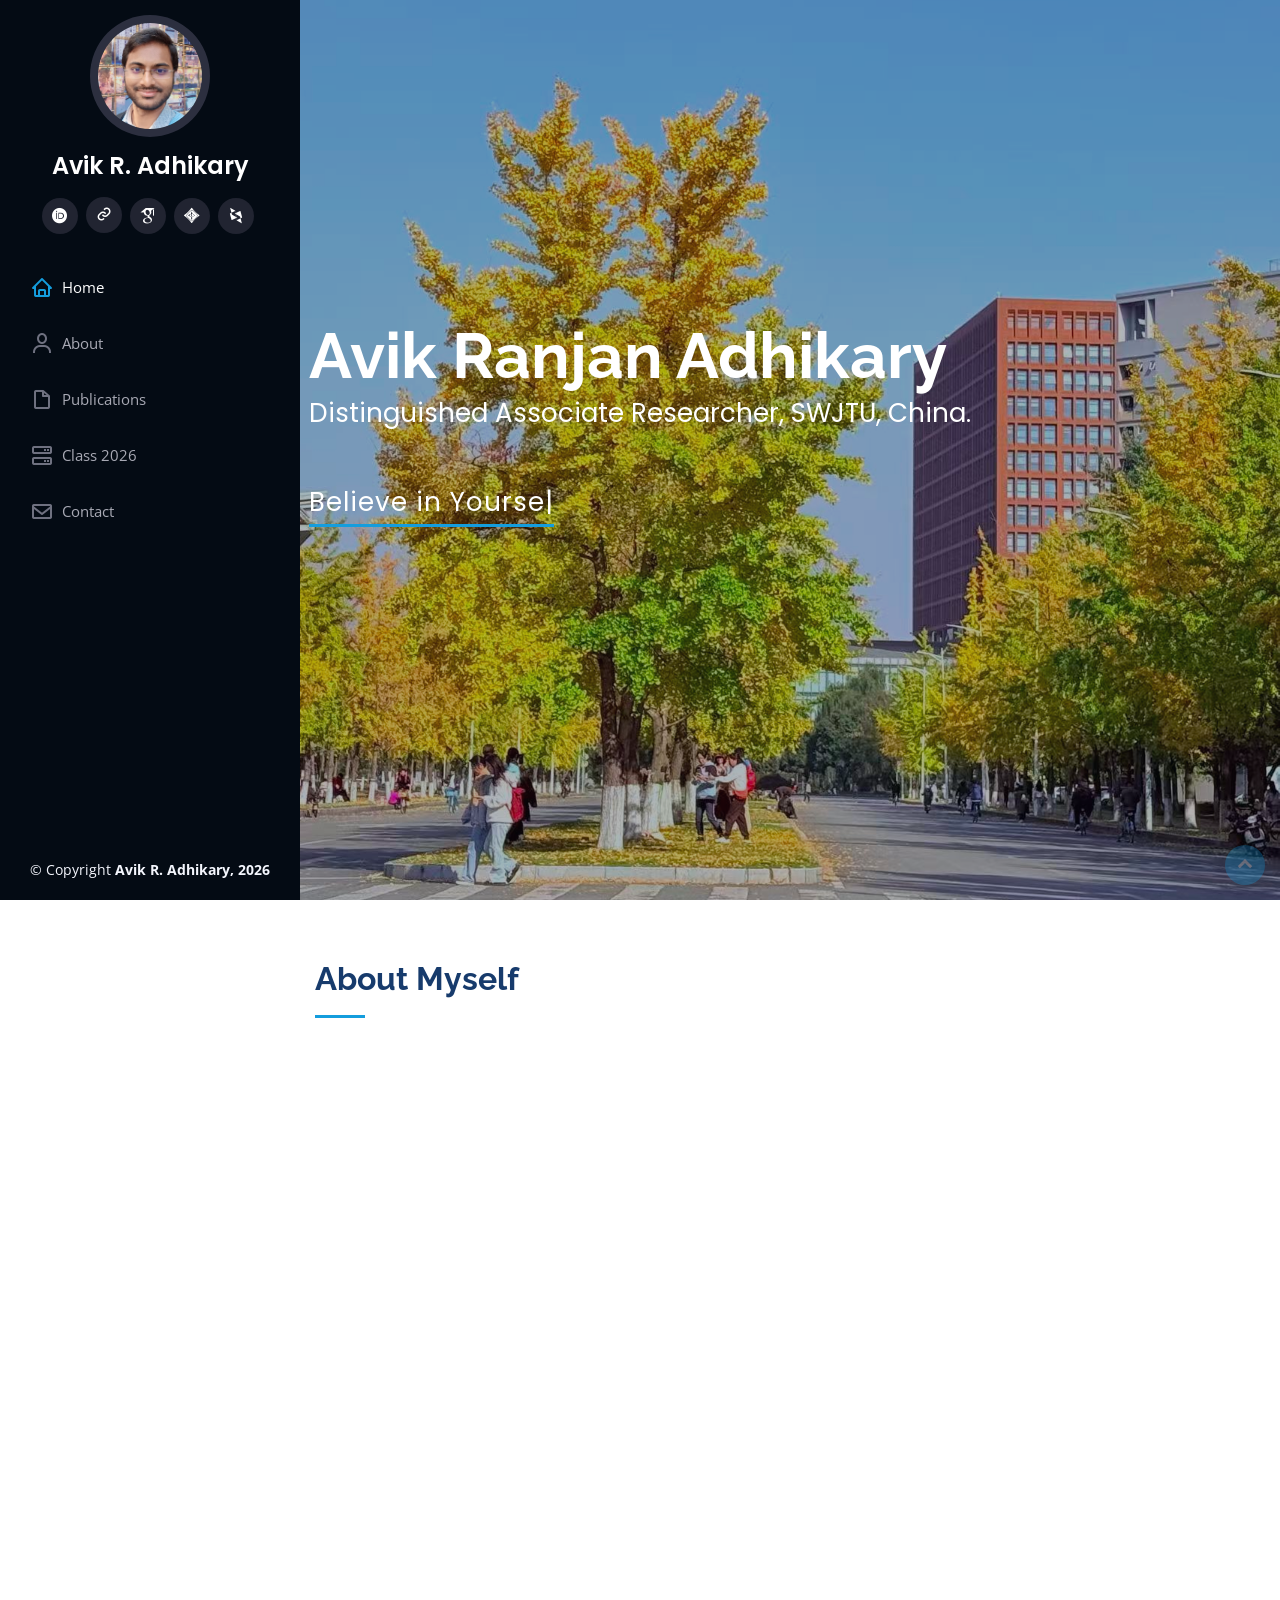
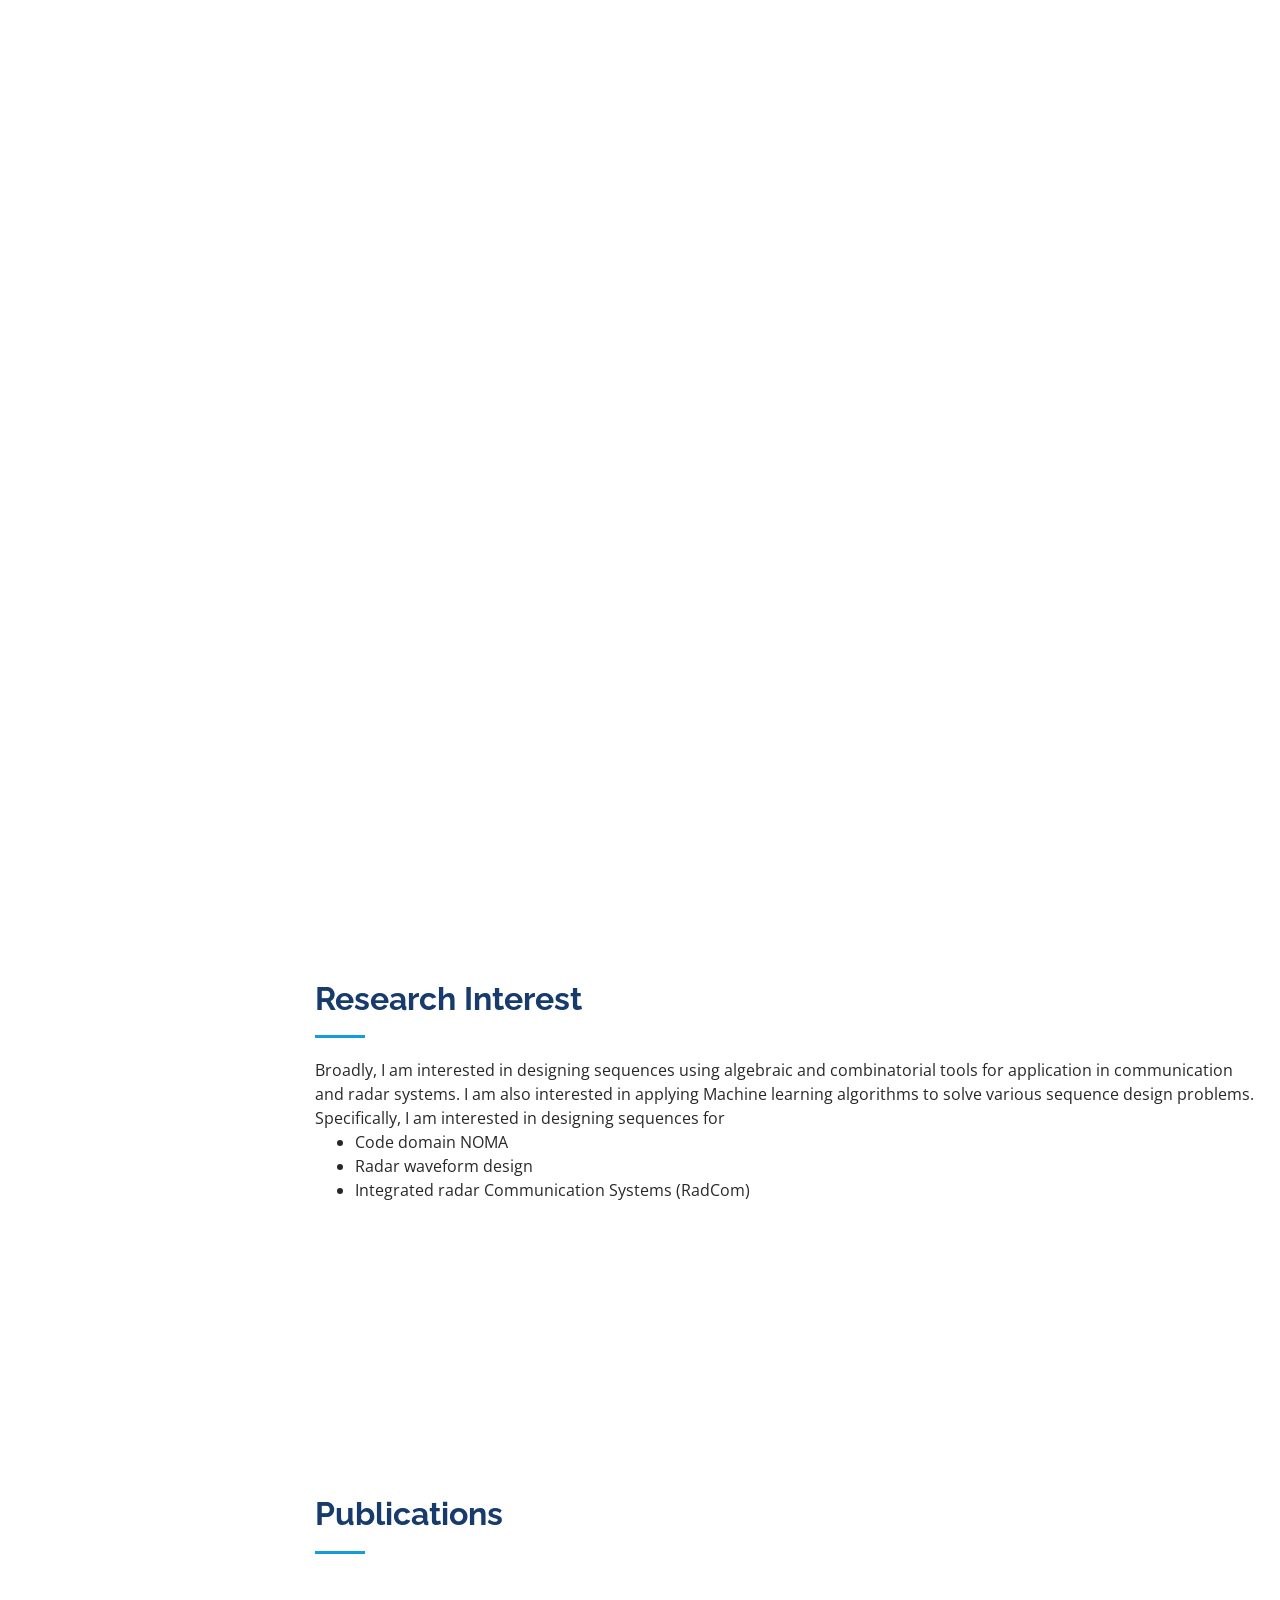
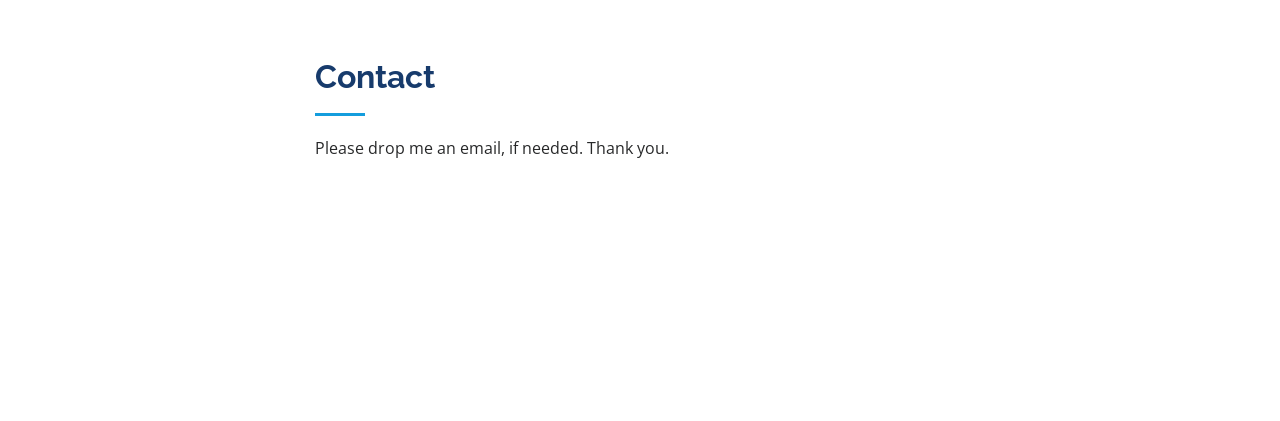
<file: index.html>
<!DOCTYPE html>
<html lang="en">

<head>
  <meta charset="utf-8">
  <meta content="width=device-width, initial-scale=1.0" name="viewport">

  <title>Avik R. Adhikary</title>
  <meta content="" name="descriptison">
  <meta content="" name="keywords">

  <!-- Favicons -->
  <link href="assets/img/A3.jpg" rel="icon">
  <link href="assets/img/apple-touch-icon.png" rel="apple-touch-icon">
	
  


  <!-- Google Fonts -->
  <link href="https://fonts.googleapis.com/css?family=Open+Sans:300,300i,400,400i,600,600i,700,700i|Raleway:300,300i,400,400i,500,500i,600,600i,700,700i|Poppins:300,300i,400,400i,500,500i,600,600i,700,700i" rel="stylesheet">

  <!-- Vendor CSS Files -->
  <link href="assets/vendor/bootstrap/css/bootstrap.min.css" rel="stylesheet">
  <link href="assets/vendor/icofont/icofont.min.css" rel="stylesheet">
  <link href="assets/vendor/boxicons/css/boxicons.min.css" rel="stylesheet">
  <link href="assets/vendor/academicons/css/academicons.min.css" rel="stylesheet">
  <link href="assets/vendor/venobox/venobox.css" rel="stylesheet">
  <link href="assets/vendor/owl.carousel/assets/owl.carousel.min.css" rel="stylesheet">
  <link href="assets/vendor/aos/aos.css" rel="stylesheet">

  <!-- Template Main CSS File -->
  <link href="assets/css/style.css" rel="stylesheet">

  <!-- =======================================================
  * Template Name: iPortfolio - v1.2.0
  * Template URL: https://bootstrapmade.com/iportfolio-bootstrap-portfolio-websites-template/
  * Author: BootstrapMade.com
  * License: https://bootstrapmade.com/license/
  ======================================================== -->
</head>

<body>

  <!-- ======= Header ======= -->
  <header id="header">
    <div class="d-flex flex-column">

      <div class="profile">
        <img src="assets/img/A3.jpg" alt="" class="img-fluid rounded-circle">
        <h1 class="text-light"><a href="index.html">Avik R. Adhikary</a></h1>
        <div class="social-links mt-3 text-center">
          <a href="https://orcid.org/0000-0002-8981-6027
" class="col-2 center ai-case"><i class="ai ai-orcid"></i></a>
          <a href="https://faculty.swjtu.edu.cn/AvikAdhikary/en/index.htm" class="col-2 center ai-case"><i class="bx bx-link"></i></a> 
          <a href="https://scholar.google.co.in/citations?user=y3FBp40AAAAJ&hl=en" class="col-2 center ai-case"><i class="ai ai-google-scholar"></i></a>
          <a href="https://ieeexplore.ieee.org/author/37085897498" class="col-2 center ai-case"><i class="ai ai-ieee"></i></a>
          <a href="https://dblp.org/pid/190/3959.html" class="col-2 center ai-case"><i class="ai ai-dblp"></i></a>
        </div>
      </div>

      <nav class="nav-menu">
        <ul>
          <li class="active"><a href="index.html"><i class="bx bx-home"></i> <span>Home</span></a></li>
          <li><a href="#about"><i class="bx bx-user"></i> <span>About</span></a></li>
          <li><a href="#resume"><i class="bx bx-file-blank"></i> <span>Publications</span></a></li>
          <!--<li><a href="#portfolio"><i class="bx bx-book-content"></i> Portfolio</a></li>-->
          <li><a href="Matrix_Analysis_2026.html"><i class="bx bx-server"></i> Class 2026</a></li>
          <li><a href="#contact"><i class="bx bx-envelope"></i> Contact</a></li>

        </ul>
      </nav><!-- .nav-menu -->
      <button type="button" class="mobile-nav-toggle d-xl-none"><i class="icofont-navigation-menu"></i></button>

    </div>
  </header><!-- End Header -->

  <!-- ======= Hero Section ======= -->
  <section id="hero" class="d-flex flex-column justify-content-center align-items-center">
    <div class="hero-container" data-aos="fade-in">
      <h1>Avik Ranjan Adhikary</h1>
      <p>Distinguished Associate Researcher, SWJTU, China.</p>
      <p><span class="typed" data-typed-items="Believe in Yourself., Add life to days not days to life., Be the change you wish to see in the world., Every expert was once a beginner who refused to quit."></span></p>
    </div>
  </section><!-- End Hero -->

  <main id="main">

    <!-- ======= About Section ======= -->
    <section id="about" class="about">
      <div class="container">

        <div class="section-title">
          <h2>About Myself</h2>
          <!--<p>I am generally interested in the designing and analysis of sequences with good /desired correlation
properties using various mathematical tools. I also have a keen interest to implement those sequences
to solve real world problems in wireless communications.</p>-->
        </div>

        <div class="row">
          <div class="col-lg-4" data-aos="fade-right">
            <img src="assets/img/A3.jpg" class="img-fluid" alt="">
          </div>
          <div class="col-lg-8 pt-4 pt-lg-0 content" data-aos="fade-left">
            <h3>Distinguished Associate Researcher, SWJTU, China.</h3>
            <!--<p class="font-italic">
              Lorem ipsum dolor sit amet, consectetur adipiscing elit, sed do eiusmod tempor incididunt ut labore et dolore
              magna aliqua.
            </p>-->
            <div class="row">
              <div class="col-lg-6">
                <ul>
					<li><i class="icofont-rounded-right"></i> <strong>Degree:</strong> PhD, Mathematics</li>
                 <!-- <li><i class="icofont-rounded-right"></i> <strong>Birthday:</strong> 23 June 1990</li>-->
                  <!--<li><i class="icofont-rounded-right"></i> <strong>Website:</strong> www.example.com</li>-->
                </ul>
              </div>
              <div class="col-lg-6">
                <ul>
                 <!-- <li><i class="icofont-rounded-right"></i> <strong>Age:</strong> 30</li>-->
                  
                  <li><i class="icofont-rounded-right"></i> <strong>Email:</strong> avik.adhikary@ieee.org</li>
                  <!--<li><i class="icofont-rounded-right"></i> <strong>Freelance:</strong> Available</li>-->
                </ul>
              </div>
            </div>
            <p>
              I obtained my B.Sc. (Hons.) degree in Mathematics from the Ramakrishna Mission Vidyamandira (RKMV) at the University of Calcutta (CU) in Kolkata, India, in 2011. In 2013, I earned my M.Sc. degree in Mathematics from the Department of Mathematics at IIT Guwahati (IITG) in India. I completed my Ph.D. in Mathematics at IIT Patna (IITP), India, in 2019. From August 2015 to January 2016, I worked as a Visiting Research Fellow at Nanyang Technological University (NTU) in Singapore. I then served as a Post-Doctoral Fellow in the Department of Mathematics at Southwest Jiaotong University (SWJTU) in Chengdu, China, from June 2019 to June 2023. Since August 2023, I have been working as a Distinguished Associate Researcher in the Department of Mathematics at SWJTU. I have been recognised as a high level foreign talent of Sichuan province for the duration Nov. 2025 to Nov. 2030.
            </p>
          </div>
        </div>

      </div>
    </section><!-- End About Section -->

	    <!-- Resume Section -->
    <section id="resume" class="resume section">

      <!-- Section Title -->
      <div class="container section-title" data-aos="fade-up">
        <h2>Resume</h2>
        <!-- <p>Necessitatibus eius consequatur ex aliquid fuga eum quidem sint consectetur velit</p>-->
      </div><!-- End Section Title -->

      <div class="container">

        <div class="row">

          <div class="col-lg-6" data-aos="fade-up" data-aos-delay="100">
           <!-- <h3 class="resume-title">Sumary</h3>

            <div class="resume-item pb-0">
              <h4>Brandon Johnson</h4>
              <p><em>Innovative and deadline-driven Graphic Designer with 3+ years of experience designing and developing user-centered digital/print marketing material from initial concept to final, polished deliverable.</em></p>
              <ul>
                <li>Portland par 127,Orlando, FL</li>
                <li>(123) 456-7891</li>
                <li>alice.barkley@example.com</li>
              </ul>
            </div><!-- Edn Resume Item --> 

			
            

            <h3 class="resume-title">Education</h3>

			<div class="resume-item">
              <h4>PhD</h4>
              <h5>2013 - 2019</h5>
              <p><em>Indian Institute of Technology Patna, IN</em></p>
              <p><ul><li> Thesis Title: Constructions and Analysis of Binary Z-Complementary Sequences. </li>                 
                        <li> Thesis objective: To design binary sequences which have low/zero correlation magnitude at all non-zero time-shifts within a certain region around the in-phase position and also have low PMEPR.</li>
			  <li>5 IEEE Publications, 3 Conference Publications.</li></ul> </p>
            </div><!-- Edn Resume Item -->
			  
            <div class="resume-item">
              <h4>M.Sc. Mathematics and Computing</h4>
              <h5>2011 - 2013</h5>
              <p><em>Indian Institute of Technology Guwahati, IN</em></p>
              <p><ul><li>Learned Matlab. </li></ul></p>
            </div><!-- Edn Resume Item -->

            <div class="resume-item">
              <h4>B.Sc. Mathematics (Hons.)</h4>
              <h5>2008 - 2011</h5>
              <p><em>University of Calcutta, Kolkata, IN</em></p>
              <p>College: Ramakrishna Mission Vidyamandira, Belur Math, Howrah, Kolkata, IN.</p>
            </div><!-- Edn Resume Item -->

          </div>

          <div class="col-lg-6" data-aos="fade-up" data-aos-delay="200">
            <h3 class="resume-title">Professional Experience</h3>
            <div class="resume-item">
              <h4>Distinguished Associate Researcher</h4>
              <h5>2023 - Present</h5>
              <p><em>SWJTU, Chengdu, China </em></p>
              <ul>
			<li> Gained experience in handling PhD students.  </li>                         
			<li> Taught Matrix Analysis (M2401001/LM34002001) in the following semesters:
			<ul>
				<li> 2025-2026 autumn semester</li>
				<li> 2024-2025 autumn semester</li>
				<li> 2023-2024 autumn semester</li>
			</ul></li>
			
			<li> Published 20 Journals, & 4 Conference papers.</li>
				  
              </ul>
            </div><!-- Edn Resume Item -->

            <div class="resume-item">
              <h4>Postdoc. Fellow</h4>
              <h5>2019 - 2023</h5>
              <p><em>SWJTU, Chengdu, China</em></p>
              <ul>
                <li> Gained experience in handling PhD students.     </li>                      
                        <li> Learned algebraic coding and Magma.  </li>                      
                        <li> Learned Machine Learning algorithms to solve various sequence design problems.</li>
                        
                        <li> Published 15 Journals, & 6 Conference papers.</li>
              </ul>
            </div><!-- Edn Resume Item -->

          </div>

        </div>

      </div>

    </section><!-- /Resume Section -->

    <!-- ======= Facts Section ======= -->
    <section id="facts" class="facts">
      <div class="container">

        <div class="section-title">
          <h2>Research Interest</h2>
          <p>Broadly, I am interested in designing sequences using algebraic and combinatorial tools for application in communication and radar systems. I am also interested in applying Machine learning algorithms to solve various sequence design problems. Specifically, I am interested in designing sequences for
<ul>
    <li> Code domain NOMA</li>
    <li> Radar waveform design</li>
    <li> Integrated radar Communication Systems (RadCom)</li>
	</ul></p>
        </div>

        <div class="row no-gutters">

          <div class="col-lg-3 col-md-6 d-md-flex align-items-md-stretch" data-aos="fade-up">
            <div class="count-box">
              <i class="icofont-document-folder"></i>
              <span data-toggle="counter-up">40</span>
              <p><strong>Journals</strong> published</p>
            </div>
          </div>

          <div class="col-lg-3 col-md-6 d-md-flex align-items-md-stretch" data-aos="fade-up" data-aos-delay="100">
            <div class="count-box">
              <i class="icofont-document-folder"></i>
              <span data-toggle="counter-up">11</span>
              <p><strong>Conference papers</strong> published</p>
            </div>
          </div>

          <div class="col-lg-3 col-md-6 d-md-flex align-items-md-stretch" data-aos="fade-up" data-aos-delay="200">
            <div class="count-box">
              <i class="icofont-unique-idea"></i>
              <span data-toggle="counter-up">3</span>
              <p><strong>Projects</strong> completed as PI</p>
            </div>
          </div>

         <!-- <div class="col-lg-3 col-md-6 d-md-flex align-items-md-stretch" data-aos="fade-up" data-aos-delay="300">
            <div class="count-box">
              <i class="icofont-users-alt-5"></i>
              <span data-toggle="counter-up">15</span>
              <p><strong>Hard Workers</strong> rerum asperiores dolor</p>
            </div>
          </div>-->

        </div>

      </div>
    </section><!-- End Facts Section -->

    <!-- ======= Skills Section ======= -->
    <!--<section id="skills" class="skills section-bg">
      <div class="container">

        <div class="section-title">
          <h2>Skills</h2>
          <p>Magnam dolores commodi suscipit. Necessitatibus eius consequatur ex aliquid fuga eum quidem. Sit sint consectetur velit. Quisquam quos quisquam cupiditate. Et nemo qui impedit suscipit alias ea. Quia fugiat sit in iste officiis commodi quidem hic quas.</p>
        </div>

        <div class="row skills-content">

          <div class="col-lg-6" data-aos="fade-up">

            <div class="progress">
              <span class="skill">HTML <i class="val">100%</i></span>
              <div class="progress-bar-wrap">
                <div class="progress-bar" role="progressbar" aria-valuenow="100" aria-valuemin="0" aria-valuemax="100"></div>
              </div>
            </div>

            <div class="progress">
              <span class="skill">CSS <i class="val">90%</i></span>
              <div class="progress-bar-wrap">
                <div class="progress-bar" role="progressbar" aria-valuenow="90" aria-valuemin="0" aria-valuemax="100"></div>
              </div>
            </div>

            <div class="progress">
              <span class="skill">JavaScript <i class="val">75%</i></span>
              <div class="progress-bar-wrap">
                <div class="progress-bar" role="progressbar" aria-valuenow="75" aria-valuemin="0" aria-valuemax="100"></div>
              </div>
            </div>

          </div>

          <div class="col-lg-6" data-aos="fade-up" data-aos-delay="100">

            <div class="progress">
              <span class="skill">PHP <i class="val">80%</i></span>
              <div class="progress-bar-wrap">
                <div class="progress-bar" role="progressbar" aria-valuenow="80" aria-valuemin="0" aria-valuemax="100"></div>
              </div>
            </div>

            <div class="progress">
              <span class="skill">WordPress/CMS <i class="val">90%</i></span>
              <div class="progress-bar-wrap">
                <div class="progress-bar" role="progressbar" aria-valuenow="90" aria-valuemin="0" aria-valuemax="100"></div>
              </div>
            </div>

            <div class="progress">
              <span class="skill">Photoshop <i class="val">55%</i></span>
              <div class="progress-bar-wrap">
                <div class="progress-bar" role="progressbar" aria-valuenow="55" aria-valuemin="0" aria-valuemax="100"></div>
              </div>
            </div>

          </div>

        </div>

      </div>
    </section><!-- End Skills Section -->

    <!-- ======= Resume Section ======= -->
    <section id="resume" class="resume">
      <div class="container">

        <div class="section-title">
          <h2>Publications</h2>
          <!--<p></p>-->
        </div>

        <div class="text-center">
          <div class="text-center" data-aos="fade-up">
		  <h3 class="resume-title">Journals</h3>
             <ol>
<li style="text-align: justify;"> F. Bao, M. Zhang, Avik R. Adhikary, Z. Zhou, &quot; <a href="https://www.sciencedirect.com/science/article/pii/S1071579726000833"> Generalized Kloosterman Sums with Applications in Low Correlation Sequences</a>,&quot; <b>Finite Fields and Their Applications</b>, vol. 117, Article No. 102872, Jan. 2027.</li>
<li style="text-align: justify;"> Avik R. Adhikary, &quot; <a href="https://www.aimsciences.org/article/doi/10.3934/amc.2026053"> New sets of asymptotically optimal and near-optimal low correlation zone complementary sequence sets</a>,&quot; <b>Advances in Mathematics of Communications</b>, vol. 26, pp. 1-11, Feb. 2027.</li>
<li style="text-align: justify;">Z. Wang, M. Zhang, Y. Yang and A. R. Adhikary, &quot; <a href="https://ieeexplore.ieee.org/document/11638069"> New Constructions of Asymptotically Optimal Sequence Sets with Dual-rectangular Zero Ambiguity Zones</a>,&quot; Accepted at <b> IEEE Communications Letters</b>, Early Access, Aug. 2026.
<li style="text-align: justify;"> Z. Wang, Z. Zhou, Avik R. Adhikary, Y. Yang, S. Mesnager, P. Fan, &quot; <a href="https://ieeexplore.ieee.org/document/11424349"> Asymptotically Optimal Aperiodic and Periodic Sequence Sets with Low Ambiguity Zone Through Locally Perfect Nonlinear Functions</a>,&quot; Accepted at <b>IEEE Transactions on Information Theory</b>, Early Access, Mar. 2026.</li>
<li style="text-align: justify;"> Z. Wang, Y. Yang, Avik R. Adhikary, Z. Zhou, S. Zhu, &quot; <a href="https://link.springer.com/article/10.1007/s12095-026-00877-z"> Low Ambiguity Zone Property of Generalized Chirp-Like Sequences Under Fractional Doppler</a>,&quot; Accepted at <b>Cryptography and Communications</b>, Early Access, Mar. 2026.</li>
<li style="text-align: justify;"> M. Zhang, Avik R. Adhikary, Y. Yang, Z. Zhou, P. Fan, &quot; <a href="https://ieeexplore.ieee.org/document/11418620"> Designing Unimodular Arrays With Low Correlation Sidelobes for Omnidirectional Transmission in Massive MIMO Systems</a>,&quot; <b>IEEE Transactions on Communications</b>, vol. 74, pp. 5670-5683, 2026.</li>
<li style="text-align: justify;"> Avik R. Adhikary, T. Yu, Z. Zhou, H. Zhang, &quot; <a href="https://ieeexplore.ieee.org/document/11206576"> Periodic Quasi Complementary Sequence Sets: New Bounds and Optimal Constructions</a>,&quot; <b>IEEE Transactions on Communications</b>, vol. 74, pp. 16-30, 2026.</li>
	<li style="text-align: justify;"> T. Yu, Y. Yang, Avik R. Adhikary and Z. Zhou, &quot; <a href="https://link.springer.com/article/10.1007/s12095-025-00784-9">A Construction of Z-Complementary Code Sets Based on Partially $m$-shift Orthogonal Complementary Codes</a>,&quot; <b>Cryptography and Communications</b>, Vol. 18, pp. 85-95, 2026.</li>
	<li style="text-align: justify;"> Avik R. Adhikary, H. Zhang, Z. Zhou, Q. Wang and S. Mesnager, &quot; <a href="https://ieeexplore.ieee.org/document/10836822">Quasi Complementary Sequence Sets: New Bounds and Optimal Constructions via Quasi-Florentine Rectangles</a>,&quot; <b>IEEE Transactions on Information Theory</b>, vol. 71, no. 3, pp. 2271-2291, Mar. 2025.</li>
	
<li style="text-align: justify;"> Z. Gu, Z. Zhou, P. Fan, Avik R. Adhikary, and Z. Liu, &quot; <a href="https://ieeexplore.ieee.org/document/10707322">Oversampled Low Ambiguity Zone Sequences for Channel Estimation over Doubly Selective Channels</a>,&quot; <b>IEEE Transactions on Communications</b>, vol. 73, no. 4, pp. 2616-2630, April 2025.</li>
			
<li style="text-align: justify;"> Y. -X. Zhang, Z. Zhou, X. He, Avik R. Adhikary, and B. Dutta, &quot; <a href="https://ieeexplore.ieee.org/document/10632210">Data-Driven Knowledge Fusion for Deep Multi-Instance Learning</a>,&quot; <b>IEEE Transactions on Neural Networks and Learning Systems</b>, vol. 36, no. 5, pp. 8292-8306, May 2025.</li>
<li style="text-align: justify;"> H. Zhang, C. Fan, Avik R. Adhikary, M. Yang,&quot;<a href="https://www.aimsciences.org/article/doi/10.3934/amc.2024012"> A unified construction of type-I even length Z-complementary pairs based on generalized Boolean function</a>,&quot; <b>Advances in Mathematics of Communications</b>, Vol. 19, Issue 2, pp. 572-587, 2025.</li>
<li style="text-align: justify;"> K. Liu, Z. Zhou, Avik R. Adhikary, and C. Tang, &quot;<a href="https://ieeexplore.ieee.org/document/10476637"> Large Sets of Binary Spreading Sequences With Low Correlation and Low PAPR via Gold Functions</a>,&quot; <b>IEEE Transactions on Information Theory</b>, vol. 70, no. 7, pp. 5309-5322, Jul. 2024.</li>
<li style="text-align: justify;"> Z. Gu, Z. Zhou, Avik R. Adhikary, P. Fan and Y. Yang, &quot;<a href="https://ieeexplore.ieee.org/document/10502183"> Generalized Zadoff-Chu Sequences With Low PMEPR Property</a>,&quot; <b>IEEE Signal Processing Letters</b>, vol. 31, pp. 1174-1178, Apr. 2024.</li>
<li style="text-align: justify;"> S. Zhang, Z. Zhou, S. Zhang, Avik R. Adhikary,
	&quot;<a href="https://www.sciencedirect.com/science/article/abs/pii/S0165168424000938?via%3Dihub">Improved coprime-like arrays on limited platform</a>,&quot; <b>Signal Processing</b>, Vol. 220, article number 109474, Jul. 2024.</li>
<li style="text-align: justify;"> S. Liu, Z. Zhou, Avik R. Adhikary, and Y. Yang, &quot;<a href="https://link.springer.com/article/10.1007/s12095-023-00632-8">New supersets of Zadoff-Chu sequences via the Weil bound</a>, &quot; <b>Cryptography and Communications</b>, Vol. 16, pp. 89–108, Jan. 2024.</li>
	<li style="text-align: justify;"> Z. Zhou, B. Liu, B. Shen, Avik R. Adhikary, and P. Fan, &quot;<a href="https://link.springer.com/article/10.1007/s11432-022-3733-2">Doppler-resilient waveform design in integrated MIMO radar-communication systems</a>,&quot; <b>Science China Information Sciences</b>, Vol. 67, article number 112301, Dec. 2023.</li>

	<li style="text-align: justify;"> W. Wang, Z. Gu, Avik R. Adhikary, R. Luo, &quot;<a href="https://www.jstage.jst.go.jp/article/transfun/E107.A/7/E107.A_2023EAP1062/_article/-char/en">A Novel Approach to Construct Huffman Sequences with Low PAPR</a>, &quot; <b>IEICE Transactions on Fundamentals of Electronics, Communications and Computer Sciences</b>, Vol. E107.A, Issue 7, pp. 1003-1010, Oct. 2023.</li>
<li style="text-align: justify;"> Y. -X. Zhang, H. Meng, X. M. Cao, Z. Zhou, M. Yang, Avik R. Adhikary,
&quot;<a href="https://www.sciencedirect.com/science/article/pii/S0031320323004235">Interpreting vulnerabilities of multi-instance learning to adversarial perturbations</a>,
&quot; <b>Pattern Recognition</b>,
Vol. 142, article number 109725, Oct. 2023.</li>
<li style="text-align: justify;"> K. Liu, Z. Zhou, Avik R. Adhikary, and R. Luo, &quot;<a href="https://link.springer.com/article/10.1007/s10623-023-01247-z">New Sets of Non-orthogonal Spreading Sequences with Low Correlation and Low PAPR using Extended Boolean Functions</a>, &quot; <b>Design, Codes and Cryptography</b>, Vol. 91, pp. 3115–3139, Oct. 2023.</li>
<li style="text-align: justify;"> B. Liu, Z. Zhou, Y. Yang, Avik R. Adhikary, and P. Fan, &quot;<a href="https://ieeexplore.ieee.org/document/9627231">Constructions of Binary Signature Sets With Optimal Odd Total Squared Correlation and Their Application to Device Activity Detection</a>, &quot; <b>IEEE Transactions on Intelligent Transportation Systems</b>, vol. 24, no. 2, pp. 2084-2096, Feb. 2023.</li>
<li style="text-align: justify;"> Z. Gu, Z. Zhou, Avik R. Adhikary, and P. Fan, &quot;<a href="https://link.springer.com/article/10.1007/s12095-023-00633-7">Two-Dimensional Golay Complementary Array
Pairs With Flexible Size and Large Zero
Correlation Zone</a>, &quot; <b>Cryptography and Communications</b>, Vol. 15, pp. 709-717, May 2023.</li>
<li style="text-align: justify;"> Z. Gu, Z. Zhou, Avik R. Adhikary, Y. Feng, and P. Fan, &quot;<a href="https://ieeexplore.ieee.org/document/10168786">Asymptotically Optimal Golay-ZCZ Sequence Sets with Flexible Length</a>, &quot; <b>Chinese Journal of Electronics</b>, Vol. 32, no. 4, pp. 806-820, July 2023.</li>
<li style="text-align: justify;"> Y. Tao, Avik R. Adhikary, Y. Wang, Y. Yang, &quot;<a href="https://ieeexplore.ieee.org/document/9805685">New Class of Optimal Z-Complementary Code Sets</a>, &quot; <b>IEEE Signal Processing Letters</b>, vol. 29, pp. 1477-1481, 2022. </li>
<li style="text-align: justify;"> W. Wu, Z. Zhou, Avik R. Adhikary, B. Dutta,
&quot;<a href="https://www.sciencedirect.com/science/article/pii/S0167865522003476">Discrete space reinforcement learning algorithm based on twin support vector machine classification</a>,
&quot; <b>Pattern Recognition Letters</b>,
Vol. 164, pp. 254-260, Nov. 2022.</li>
<li style="text-align: justify;"> Avik R. Adhikary, Y. Feng, Z. Zhou and P. Fan, &quot;<a href="https://ieeexplore.ieee.org/document/9634003">Asymptotically Optimal and Near-Optimal Aperiodic Quasi-Complementary Sequence Sets Based on Florentine Rectangles</a>, &quot; <b>IEEE Transactions on Communications</b>, vol. 70, no. 3, pp. 1475-1485, March 2022.</li>
<li style="text-align: justify;"> S. Tian, M. Yang, J. Wang, R. Wang, and Avik R. Adhikary, &quot;<a href="https://www.jstage.jst.go.jp/article/transfun/E105.A/5/E105.A_2021EAL2060/_article">Improved Metric Function for AlphaSeq Algorithm to Design Ideal Complementary Codes for Multi-Carrier CDMA Systems</a>, &quot; <b>IEICE Transactions on Fundamentals of Electronics, Communications and Computer Sciences</b>, Vol.E105-A, No.5, pp.901-905, 2021.</li>
		
		<li style="text-align: justify;"> C. Liu, S. Liu, X. Lei, Avik. R. Adhikary, and Z. Zhou, &quot;<a href="https://link.springer.com/article/10.1007/s12095-021-00509-8">Three-phase Z-complementary triads and almost complementary triads</a>, &quot; <b>Cryptography and Communications</b>, Vol.13, pp.763-773, 2021.</li>
		<li style="text-align: justify;"> M. Yang, S. Tian, N. Li and Avik R. Adhikary, &quot; <a href="https://ieeexplore.ieee.org/document/9439162">New Sets of Quadriphase Cross Z-Complementary Pairs for Preamble Design in Spatial Modulation</a>, &quot; <b>IEEE Signal Processing Letters</b>, vol. 28, pp. 1240-1244, 2021.</li>
		<li style="text-align: justify;"> C. Fan, D. Zhang and Avik R. Adhikary,&quot; <a href="https://ieeexplore.ieee.org/document/9080081"> New Sets of Binary Cross Z-Complementary Sequence Pairs</a>,&quot; <b>IEEE Communications Letters</b>, vol. 24, no. 8, pp. 1616-1620, Aug. 2020.</li>
				 
                <li style="text-align: justify;">Zhengchun Zhou, Fangrui Liu, Avik R. Adhikary, Pingzhi Fan,&quot; <a href="https://ieeexplore.ieee.org/document/9024208">A Generalized Construction
of Multiple Complete Complementary Codes and Asymptotically Optimal Aperiodic Quasi-
Complementary Sequence Sets</a>,&quot; <b>IEEE Transactions on Communications</b>, vol. 68, no. 6, pp. 3564-3571, June 2020</li>

	<li style="text-align: justify;">Avik R. Adhikary, Z. Zhou, Y. Yang and P. Fan,&quot; <a href="https://ieeexplore.ieee.org/document/9163284">Constructions of Cross Z-Complementary Pairs With New Lengths</a>,&quot; <b> IEEE Transactions on Signal Processing</b>, vol. 68, pp. 4700-4712, 2020.</li>
                <li style="text-align: justify;">Gaoxiang Wang, Avik R. Adhikary, Zhengchun Zhou, Yang Yang,&quot; <a href="https://ieeexplore.ieee.org/document/8933381/">Generalized Constructions
of Complementary Sets of Sequences of Lengths Non-Power-of-Two</a>,&quot; <b>IEEE Signal Processing
Letters</b>, vol. 27, pp. 136-140, Jan. 2020.</li>
                <li style="text-align: justify;">Avik R. Adhikary, P. Sarkar, S. Majhi,&quot; <a href="https://ieeexplore.ieee.org/document/8937741/">Direct Construction of q-ary Even Length ZComplementary
Pairs Using Generalized Boolean Functions</a>,&quot; <b>IEEE Signal Processing
Letters</b>, vol. 27, pp. 146-150, Jan. 2020.</li>
		<li style="text-align: justify;">Avik R. Adhikary, S. Majhi, Z. Liu and Y. L. Guan,&quot; <a href="https://ieeexplore.ieee.org/document/8851261/">New Sets of Optimal Odd-length Binary
Z-Complementary Pairs</a>,&quot; <b>IEEE Transactions on Information Theory</b>, vol. 66, no.
1, pp. 669-678, Jan. 2020.</li>
		<li style="text-align: justify;">Avik R. Adhikary, S. Majhi,&quot; <a href="https://ieeexplore.ieee.org/document/8847707/">New Construction of Optimal Aperiodic Z-Complementary Sequence
Sets of Odd-lengths</a>,&quot; <b>Electronics Letters</b>, vol. 55, no. 19, pp. 1043-1045, Sept. 2019.</li>
		<li style="text-align: justify;">Avik R. Adhikary, S. Majhi,&quot; <a href="https://ieeexplore.ieee.org/document/8701520/">New Constructions of Complementary Sets of Sequences of Lengths
Non-Power-of-Two</a>,&quot; <b>IEEE Communications Letters</b>, vol. 23, no. 7, pp. 1119-1122, July 2019.</li>
		<li style="text-align: justify;">Z. Gu, Z. Zhou, Y. Yang, Avik R. Adhikary, and X. Cai,&quot; <a href="https://ieeexplore.ieee.org/document/8634009/">Deterministic Compressed Sensing
Matrices From Sequences With Optimal Correlation</a>,&quot; <b>IEEE Access</b>, vol. 7, pp. 16704-16710,
2019.</li>
		<li style="text-align: justify;">Avik R. Adhikary, S. Majhi, Z. Liu, Y. L. Guan,&quot; <a href="https://ieeexplore.ieee.org/document/8355785/">New sets of even-length binary Z-complementary
pairs with asymptotic ZCZ ratio of 3/4</a>,&quot; <b>IEEE Signal Processing Letters</b>, vol. 25, no. 07, pp.
970-973, Jul. 2018.</li>
		<li style="text-align: justify;">Avik R. Adhikary, Z. Liu, Y. L. Guan, S. Majhi and S. Budishin,&quot; <a href="https://ieeexplore.ieee.org/document/7544476/">Optimal Binary Periodic
Almost-Complementary Pairs</a>,&quot; <b>IEEE Signal Processing Letters</b>, vol. 23, no. 12, pp. 1816-1820,
Aug. 2016.</li>
		     
              </ol>
            </div>
        </div>
	      
	      <div class="text-center">
          <div class="text-center" data-aos="fade-up">
		  <h3 class="resume-title">Conferences</h3>
             <ol>
<li style="text-align: justify;"> X. Chen, Avik R. Adhikary, Z. Zhou and U. Parampalli, &quot;New constructions for optimal sets of wide-gap frequency-hopping sequences with low-hit-zone,&quot; accepted at <em>2026 Sequences and Their Applications (SETA)</em>, Wuhan, China, 2026.</li>
<li style="text-align: justify;"> X. Bian, Avik R. Adhikary and C. Tang, &quot;A large set of polyphase sequences with low correlation and low ambiguity function,&quot; accepted at <em>2026 Sequences and Their Applications (SETA)</em>, Wuhan, China, 2026.</li>
<li style="text-align: justify;"> Avik R. Adhikary, Z. Zhou, X. Tang and P. Deng, &quot;New Sets of Even-Length Binary Z-Complementary Pairs With Large ZCZ,&quot; accepted at <em>The 11th IEEE International Workshop on Signal Design and its Applications in Communications(IWSDA)</em>, Melbourne, Australia, 2025.</li>
<li style="text-align: justify;"> V. Sagar, R. Luo, Avik R. Adhikary and Z. Zhou, &quot;A class of Distance-Optimal Divisible Codes from Simplicial Complexes,&quot; accepted at <em>The 11th IEEE International Workshop on Signal Design and its Applications in Communications(IWSDA)</em>, Melbourne, Australia, 2025.</li>
	<li style="text-align: justify;"> Avik R. Adhikary, Z. Zhou, and Y. Yang, &quot;Circular quasi-Florentine rectangles and its application in designing optimal polyphase sequence sets,&quot; accepted at <em>2024 Sequences and Their Applications (SETA)</em>, Essex, UK, 2024.</li>
    		<li style="text-align: justify;"> T. Yu, Y. Yang, Avik R. Adhikary, and Z. Zhou, &quot;A construction of optimal Z-complementary code sets on partially m-shift orthogonal complementary codes,&quot; accepted at <em>2024 Sequences and Their Applications (SETA)</em>, Essex, UK, 2024.</li>
    		<li style="text-align: justify;"> Z. Gu, Avik R. Adhikary, Z. Zhou, and M. Yang, &quot;A Computational Design of Unimodular Complementary and Z-Complementary Sets,&quot; accepted at <em>2023 IEEE International Symposium on Information Theory (ISIT)</em>, Taipei, Taiwan, 2023.</li>
    		<li style="text-align: justify;"> Avik R. Adhikary, Z. Zhou, &quot;More Optimal Quasi Complementary Sequence Sets From Florentine Rectangles,&quot; accepted at <em>The 10th IEEE International Workshop on Signal Design and its Applications in Communications(IWSDA)</em>, Essex, UK, 2022.</li>
    		<li style="text-align: justify;"> Y. Xiang, Z. Gu, Avik R. Adhikary and R. Ren, &quot;A New Class of Z-Complementary Pairs and Their Application in Channel Estimation for Mountainous Terrain,&quot; accepted at <em>The 10th IEEE International Workshop on Signal Design and its Applications in Communications(IWSDA)</em>, Essex, UK, 2022.</li>
    		<li style="text-align: justify;"> Y. Yu, Z. Gu, Avik R. Adhikary, W. Guo, and R. Luo, &quot;A New Algorithm for Searching Sequences with Low PAPR via Goal Attainment Method,&quot; <em>The 10th IEEE International Workshop on Signal Design and its Applications in Communications(IWSDA)</em>, Essex, UK, 2022.</li>

		<li style="text-align: justify;"> Z. Gu, Avik R. Adhikary, Z. Zhou, and P. Fan, &quot;A Computational Design of Aperiodic Mismatched Filtering Sequences,&quot; accepted at <em>2022 IEEE International Symposium on Information Theory (ISIT)</em>, Espoo, Finland}, 2022.</li>
	<li style="text-align: justify;"> Z. Gu, Z. Zhou, Avik R. Adhikary, Y. Feng and P. Fan, &quot;Construction of Golay-ZCZ Sequences with New Lengths,&quot; <em>2021 IEEE International Symposium on Information Theory (ISIT)</em>, Melbourne, Australia, 2021, pp. 1802-1805.</li>
                <li style="text-align: justify;">Avik R. Adhikary, S. Majhi, Z. Liu and Y. L. Guan,&quot; New Optimal Binary Z-Complementary Pairs
of Odd Lengths,&quot; <em>The 8th IEEE International Workshop on Signal Design and its Applications in
Communications(IWSDA)</em>, Sapporo, Japan, September 24-28, 2017.</li>
                <li style="text-align: justify;">A. Samad, Avik R. Adhikary and S. Majhi,&quot; Receiver design for quasi-asynchronous MC-CDMA
by using QCSS code,&quot; <em>2016 International Conference on Communication and Signal Processing
(ICCSP)</em>, Melmaruvathur, pp. 1159-1163, 2016.</li>
                <li style="text-align: justify;">S. Singh, Avik R. Adhikary, A. Samad and S. Majhi,&quot; Design and performance analysis of
quasi-asynchronous SC-FDMA-CDMA system using quasi complementary sequence sets,&quot; <em>2016
International Conference on Advances in Computing, Communications and Informatics (ICACCI),</em>, Jaipur, pp. 1752-1756, 2016.</li>    
              </ol>
            </div>
        </div>
		

            <!--<h3 class="resume-title">Education</h3>
            <div class="resume-item">
              <h4>Master of Fine Arts &amp; Graphic Design</h4>
              <h5>2015 - 2016</h5>
              <p><em>Rochester Institute of Technology, Rochester, NY</em></p>
              <p>Qui deserunt veniam. Et sed aliquam labore tempore sed quisquam iusto autem sit. Ea vero voluptatum qui ut dignissimos deleniti nerada porti sand markend</p>
            </div>
            <div class="resume-item">
              <h4>Bachelor of Fine Arts &amp; Graphic Design</h4>
              <h5>2010 - 2014</h5>
              <p><em>Rochester Institute of Technology, Rochester, NY</em></p>
              <p>Quia nobis sequi est occaecati aut. Repudiandae et iusto quae reiciendis et quis Eius vel ratione eius unde vitae rerum voluptates asperiores voluptatem Earum molestiae consequatur neque etlon sader mart dila</p>
            </div>
          </div>
          <div class="col-lg-6" data-aos="fade-up" data-aos-delay="100">
            <h3 class="resume-title">Professional Experience</h3>
            <div class="resume-item">
              <h4>Senior graphic design specialist</h4>
              <h5>2019 - Present</h5>
              <p><em>Experion, New York, NY </em></p>
              <ul>
                <li>Lead in the design, development, and implementation of the graphic, layout, and production communication materials</li>
                <li>Delegate tasks to the 7 members of the design team and provide counsel on all aspects of the project. </li>
                <li>Supervise the assessment of all graphic materials in order to ensure quality and accuracy of the design</li>
                <li>Oversee the efficient use of production project budgets ranging from $2,000 - $25,000</li>
              </ul>
            </div>
            <div class="resume-item">
              <h4>Graphic design specialist</h4>
              <h5>2017 - 2018</h5>
              <p><em>Stepping Stone Advertising, New York, NY</em></p>
              <ul>
                <li>Developed numerous marketing programs (logos, brochures,infographics, presentations, and advertisements).</li>
                <li>Managed up to 5 projects or tasks at a given time while under pressure</li>
                <li>Recommended and consulted with clients on the most appropriate graphic design</li>
                <li>Created 4+ design presentations and proposals a month for clients and account managers</li>
              </ul>
            </div>
          </div>
        </div>

      </div>-->
    </section><!-- End Resume Section -->

    <!-- ======= Portfolio Section ======= -->
    <!--<section id="portfolio" class="portfolio section-bg">
      <div class="container">

        <div class="section-title">
          <h2>Portfolio</h2>
          <p>Magnam dolores commodi suscipit. Necessitatibus eius consequatur ex aliquid fuga eum quidem. Sit sint consectetur velit. Quisquam quos quisquam cupiditate. Et nemo qui impedit suscipit alias ea. Quia fugiat sit in iste officiis commodi quidem hic quas.</p>
        </div>

        <div class="row" data-aos="fade-up">
          <div class="col-lg-12 d-flex justify-content-center">
            <ul id="portfolio-flters">
              <li data-filter="*" class="filter-active">All</li>
              <li data-filter=".filter-app">App</li>
              <li data-filter=".filter-card">Card</li>
              <li data-filter=".filter-web">Web</li>
            </ul>
          </div>
        </div>

        <div class="row portfolio-container" data-aos="fade-up" data-aos-delay="100">

          <div class="col-lg-4 col-md-6 portfolio-item filter-app">
            <div class="portfolio-wrap">
              <img src="assets/img/portfolio/portfolio-1.jpg" class="img-fluid" alt="">
              <div class="portfolio-links">
                <a href="assets/img/portfolio/portfolio-1.jpg" data-gall="portfolioGallery" class="venobox" title="App 1"><i class="bx bx-plus"></i></a>
                <a href="portfolio-details.html" title="More Details"><i class="bx bx-link"></i></a>
              </div>
            </div>
          </div>

          <div class="col-lg-4 col-md-6 portfolio-item filter-web">
            <div class="portfolio-wrap">
              <img src="assets/img/portfolio/portfolio-2.jpg" class="img-fluid" alt="">
              <div class="portfolio-links">
                <a href="assets/img/portfolio/portfolio-2.jpg" data-gall="portfolioGallery" class="venobox" title="Web 3"><i class="bx bx-plus"></i></a>
                <a href="portfolio-details.html" title="More Details"><i class="bx bx-link"></i></a>
              </div>
            </div>
          </div>

          <div class="col-lg-4 col-md-6 portfolio-item filter-app">
            <div class="portfolio-wrap">
              <img src="assets/img/portfolio/portfolio-3.jpg" class="img-fluid" alt="">
              <div class="portfolio-links">
                <a href="assets/img/portfolio/portfolio-3.jpg" data-gall="portfolioGallery" class="venobox" title="App 2"><i class="bx bx-plus"></i></a>
                <a href="portfolio-details.html" title="More Details"><i class="bx bx-link"></i></a>
              </div>
            </div>
          </div>

          <div class="col-lg-4 col-md-6 portfolio-item filter-card">
            <div class="portfolio-wrap">
              <img src="assets/img/portfolio/portfolio-4.jpg" class="img-fluid" alt="">
              <div class="portfolio-links">
                <a href="assets/img/portfolio/portfolio-4.jpg" data-gall="portfolioGallery" class="venobox" title="Card 2"><i class="bx bx-plus"></i></a>
                <a href="portfolio-details.html" title="More Details"><i class="bx bx-link"></i></a>
              </div>
            </div>
          </div>

          <div class="col-lg-4 col-md-6 portfolio-item filter-web">
            <div class="portfolio-wrap">
              <img src="assets/img/portfolio/portfolio-5.jpg" class="img-fluid" alt="">
              <div class="portfolio-links">
                <a href="assets/img/portfolio/portfolio-5.jpg" data-gall="portfolioGallery" class="venobox" title="Web 2"><i class="bx bx-plus"></i></a>
                <a href="portfolio-details.html" title="More Details"><i class="bx bx-link"></i></a>
              </div>
            </div>
          </div>

          <div class="col-lg-4 col-md-6 portfolio-item filter-app">
            <div class="portfolio-wrap">
              <img src="assets/img/portfolio/portfolio-6.jpg" class="img-fluid" alt="">
              <div class="portfolio-links">
                <a href="assets/img/portfolio/portfolio-6.jpg" data-gall="portfolioGallery" class="venobox" title="App 3"><i class="bx bx-plus"></i></a>
                <a href="portfolio-details.html" title="More Details"><i class="bx bx-link"></i></a>
              </div>
            </div>
          </div>

          <div class="col-lg-4 col-md-6 portfolio-item filter-card">
            <div class="portfolio-wrap">
              <img src="assets/img/portfolio/portfolio-7.jpg" class="img-fluid" alt="">
              <div class="portfolio-links">
                <a href="assets/img/portfolio/portfolio-7.jpg" data-gall="portfolioGallery" class="venobox" title="Card 1"><i class="bx bx-plus"></i></a>
                <a href="portfolio-details.html" title="More Details"><i class="bx bx-link"></i></a>
              </div>
            </div>
          </div>

          <div class="col-lg-4 col-md-6 portfolio-item filter-card">
            <div class="portfolio-wrap">
              <img src="assets/img/portfolio/portfolio-8.jpg" class="img-fluid" alt="">
              <div class="portfolio-links">
                <a href="assets/img/portfolio/portfolio-8.jpg" data-gall="portfolioGallery" class="venobox" title="Card 3"><i class="bx bx-plus"></i></a>
                <a href="portfolio-details.html" title="More Details"><i class="bx bx-link"></i></a>
              </div>
            </div>
          </div>

          <div class="col-lg-4 col-md-6 portfolio-item filter-web">
            <div class="portfolio-wrap">
              <img src="assets/img/portfolio/portfolio-9.jpg" class="img-fluid" alt="">
              <div class="portfolio-links">
                <a href="assets/img/portfolio/portfolio-9.jpg" data-gall="portfolioGallery" class="venobox" title="Web 3"><i class="bx bx-plus"></i></a>
                <a href="portfolio-details.html" title="More Details"><i class="bx bx-link"></i></a>
              </div>
            </div>
          </div>

        </div>

      </div>
    </section><!-- End Portfolio Section -->

    <!-- ======= Services Section ======= -->
    <!--<section id="services" class="services">
      <div class="container">

        <div class="section-title">
          <h2>Services</h2>
          <p>Magnam dolores commodi suscipit. Necessitatibus eius consequatur ex aliquid fuga eum quidem. Sit sint consectetur velit. Quisquam quos quisquam cupiditate. Et nemo qui impedit suscipit alias ea. Quia fugiat sit in iste officiis commodi quidem hic quas.</p>
        </div>

        <div class="row">
          <div class="col-lg-4 col-md-6 icon-box" data-aos="fade-up">
            <div class="icon"><i class="icofont-computer"></i></div>
            <h4 class="title"><a href="">Lorem Ipsum</a></h4>
            <p class="description">Voluptatum deleniti atque corrupti quos dolores et quas molestias excepturi sint occaecati cupiditate non provident</p>
          </div>
          <div class="col-lg-4 col-md-6 icon-box" data-aos="fade-up" data-aos-delay="100">
            <div class="icon"><i class="icofont-chart-bar-graph"></i></div>
            <h4 class="title"><a href="">Dolor Sitema</a></h4>
            <p class="description">Minim veniam, quis nostrud exercitation ullamco laboris nisi ut aliquip ex ea commodo consequat tarad limino ata</p>
          </div>
          <div class="col-lg-4 col-md-6 icon-box" data-aos="fade-up" data-aos-delay="200">
            <div class="icon"><i class="icofont-earth"></i></div>
            <h4 class="title"><a href="">Sed ut perspiciatis</a></h4>
            <p class="description">Duis aute irure dolor in reprehenderit in voluptate velit esse cillum dolore eu fugiat nulla pariatur</p>
          </div>
          <div class="col-lg-4 col-md-6 icon-box" data-aos="fade-up" data-aos-delay="300">
            <div class="icon"><i class="icofont-image"></i></div>
            <h4 class="title"><a href="">Magni Dolores</a></h4>
            <p class="description">Excepteur sint occaecat cupidatat non proident, sunt in culpa qui officia deserunt mollit anim id est laborum</p>
          </div>
          <div class="col-lg-4 col-md-6 icon-box" data-aos="fade-up" data-aos-delay="400">
            <div class="icon"><i class="icofont-settings"></i></div>
            <h4 class="title"><a href="">Nemo Enim</a></h4>
            <p class="description">At vero eos et accusamus et iusto odio dignissimos ducimus qui blanditiis praesentium voluptatum deleniti atque</p>
          </div>
          <div class="col-lg-4 col-md-6 icon-box" data-aos="fade-up" data-aos-delay="500">
            <div class="icon"><i class="icofont-tasks-alt"></i></div>
            <h4 class="title"><a href="">Eiusmod Tempor</a></h4>
            <p class="description">Et harum quidem rerum facilis est et expedita distinctio. Nam libero tempore, cum soluta nobis est eligendi</p>
          </div>
        </div>

      </div>
    </section><!-- End Services Section -->

    <!-- ======= Testimonials Section ======= -->
    <!--<section id="testimonials" class="testimonials section-bg">
      <div class="container">

        <div class="section-title">
          <h2>Testimonials</h2>
          <p>Magnam dolores commodi suscipit. Necessitatibus eius consequatur ex aliquid fuga eum quidem. Sit sint consectetur velit. Quisquam quos quisquam cupiditate. Et nemo qui impedit suscipit alias ea. Quia fugiat sit in iste officiis commodi quidem hic quas.</p>
        </div>

        <div class="owl-carousel testimonials-carousel">

          <div class="testimonial-item" data-aos="fade-up">
            <p>
              <i class="bx bxs-quote-alt-left quote-icon-left"></i>
              Proin iaculis purus consequat sem cure digni ssim donec porttitora entum suscipit rhoncus. Accusantium quam, ultricies eget id, aliquam eget nibh et. Maecen aliquam, risus at semper.
              <i class="bx bxs-quote-alt-right quote-icon-right"></i>
            </p>
            <img src="assets/img/testimonials/testimonials-1.jpg" class="testimonial-img" alt="">
            <h3>Saul Goodman</h3>
            <h4>Ceo &amp; Founder</h4>
          </div>

          <div class="testimonial-item" data-aos="fade-up" data-aos-delay="100">
            <p>
              <i class="bx bxs-quote-alt-left quote-icon-left"></i>
              Export tempor illum tamen malis malis eram quae irure esse labore quem cillum quid cillum eram malis quorum velit fore eram velit sunt aliqua noster fugiat irure amet legam anim culpa.
              <i class="bx bxs-quote-alt-right quote-icon-right"></i>
            </p>
            <img src="assets/img/testimonials/testimonials-2.jpg" class="testimonial-img" alt="">
            <h3>Sara Wilsson</h3>
            <h4>Designer</h4>
          </div>

          <div class="testimonial-item" data-aos="fade-up" data-aos-delay="200">
            <p>
              <i class="bx bxs-quote-alt-left quote-icon-left"></i>
              Enim nisi quem export duis labore cillum quae magna enim sint quorum nulla quem veniam duis minim tempor labore quem eram duis noster aute amet eram fore quis sint minim.
              <i class="bx bxs-quote-alt-right quote-icon-right"></i>
            </p>
            <img src="assets/img/testimonials/testimonials-3.jpg" class="testimonial-img" alt="">
            <h3>Jena Karlis</h3>
            <h4>Store Owner</h4>
          </div>

          <div class="testimonial-item" data-aos="fade-up" data-aos-delay="300">
            <p>
              <i class="bx bxs-quote-alt-left quote-icon-left"></i>
              Fugiat enim eram quae cillum dolore dolor amet nulla culpa multos export minim fugiat minim velit minim dolor enim duis veniam ipsum anim magna sunt elit fore quem dolore labore illum veniam.
              <i class="bx bxs-quote-alt-right quote-icon-right"></i>
            </p>
            <img src="assets/img/testimonials/testimonials-4.jpg" class="testimonial-img" alt="">
            <h3>Matt Brandon</h3>
            <h4>Freelancer</h4>
          </div>

          <div class="testimonial-item" data-aos="fade-up" data-aos-delay="400">
            <p>
              <i class="bx bxs-quote-alt-left quote-icon-left"></i>
              Quis quorum aliqua sint quem legam fore sunt eram irure aliqua veniam tempor noster veniam enim culpa labore duis sunt culpa nulla illum cillum fugiat legam esse veniam culpa fore nisi cillum quid.
              <i class="bx bxs-quote-alt-right quote-icon-right"></i>
            </p>
            <img src="assets/img/testimonials/testimonials-5.jpg" class="testimonial-img" alt="">
            <h3>John Larson</h3>
            <h4>Entrepreneur</h4>
          </div>

        </div>

      </div>
    </section><!-- End Testimonials Section -->

    <!-- ======= Contact Section ======= -->
    <section id="contact" class="contact">
      <div class="container">

        <div class="section-title">
          <h2>Contact</h2>
          <p>Please drop me an email, if needed. Thank you.</p>
        </div>

        <div class="text-center" data-aos="fade-in">

          <!--<div class="text-center">
            <div class="info">
              <div class="address">
                <i class="icofont-google-map"></i>
                <h4>Location:</h4>
                <p>Xipu, Chengdu, Sichuan Province, PIN: 610031, China.</p>
              </div>-->

              <div class="email">
                <i class="icofont-envelope"></i>
                <h4>Email:</h4>
                <p>avik.adhikary@ieee.org</p>
              </div>

              <!--<div class="phone">
                <i class="icofont-phone"></i>
                <h4>Call:</h4>
                <p>+86 0801 9667</p>
              </div>

              <iframe src="https://www.google.com/maps/embed?pb=!1m18!1m12!1m3!1d1972.9737866781259!2d103.98684776293088!3d30.757581404921247!2m3!1f0!2f0!3f0!3m2!1i1024!2i768!4f13.1!3m3!1m2!1s0x0%3A0x985a5cb22811b4ee!2z6KW_5Y2X5Lqk6YCa5aSn5a2m54qA5rWm5qCh5Yy6LeWbvuS5pummhg!5e1!3m2!1sen!2sin!4v1586631558244!5m2!1sen!2sin" width="600" height="450" frameborder="0" style="border:0;" allowfullscreen="" aria-hidden="false" tabindex="0"></iframe>
              </div>-->
         

          </div>

          <!--<div class="col-lg-7 mt-5 mt-lg-0 d-flex align-items-stretch">
            <form action="forms/contact.php" method="post" role="form" class="php-email-form">
              <div class="form-row">
                <div class="form-group col-md-6">
                  <label for="name">Your Name</label>
                  <input type="text" name="name" class="form-control" id="name" data-rule="minlen:4" data-msg="Please enter at least 4 chars" />
                  <div class="validate"></div>
                </div>
                <div class="form-group col-md-6">
                  <label for="name">Your Email</label>
                  <input type="email" class="form-control" name="email" id="email" data-rule="email" data-msg="Please enter a valid email" />
                  <div class="validate"></div>
                </div>
              </div>
              <div class="form-group">
                <label for="name">Subject</label>
                <input type="text" class="form-control" name="subject" id="subject" data-rule="minlen:4" data-msg="Please enter at least 8 chars of subject" />
                <div class="validate"></div>
              </div>
              <div class="form-group">
                <label for="name">Message</label>
                <textarea class="form-control" name="message" rows="10" data-rule="required" data-msg="Please write something"></textarea>
                <div class="validate"></div>
              </div>
              <div class="mb-3">
                <div class="loading">Loading</div>
                <div class="error-message"></div>
                <div class="sent-message">Your message has been sent. Thank you!</div>
              </div>
              <div class="text-center"><button type="submit">Send Message</button></div>
            </form>
          </div>

        </div>

      </div>-->
    </section><!-- End Contact Section -->

  </main><!-- End #main -->

  <!-- ======= Footer ======= -->
  <footer id="footer">
    <div class="container">
      <div class="copyright">
        &copy; Copyright <strong><span>Avik R. Adhikary, 2026</span></strong>
      </div>
      <div class="credits">
        <!-- All the links in the footer should remain intact. -->
        <!-- You can delete the links only if you purchased the pro version. -->
        <!-- Licensing information: https://bootstrapmade.com/license/ -->
        <!-- Purchase the pro version with working PHP/AJAX contact form: https://bootstrapmade.com/iportfolio-bootstrap-portfolio-websites-template/ -->
        <!-- Designed by <a href="https://bootstrapmade.com/">BootstrapMade</a> -->
      </div>
    </div>
  </footer><!-- End  Footer -->

  <a href="#" class="back-to-top"><i class="icofont-simple-up"></i></a>

  <!-- Vendor JS Files -->
  <script src="assets/vendor/jquery/jquery.min.js"></script>
  <script src="assets/vendor/bootstrap/js/bootstrap.bundle.min.js"></script>
  <script src="assets/vendor/jquery.easing/jquery.easing.min.js"></script>
  <script src="assets/vendor/php-email-form/validate.js"></script>
  <script src="assets/vendor/waypoints/jquery.waypoints.min.js"></script>
  <script src="assets/vendor/counterup/counterup.min.js"></script>
  <script src="assets/vendor/isotope-layout/isotope.pkgd.min.js"></script>
  <script src="assets/vendor/venobox/venobox.min.js"></script>
  <script src="assets/vendor/owl.carousel/owl.carousel.min.js"></script>
  <script src="assets/vendor/typed.js/typed.min.js"></script>
  <script src="assets/vendor/aos/aos.js"></script>

  <!-- Template Main JS File -->
  <script src="assets/js/main.js"></script>

</body>

</html>
</file>
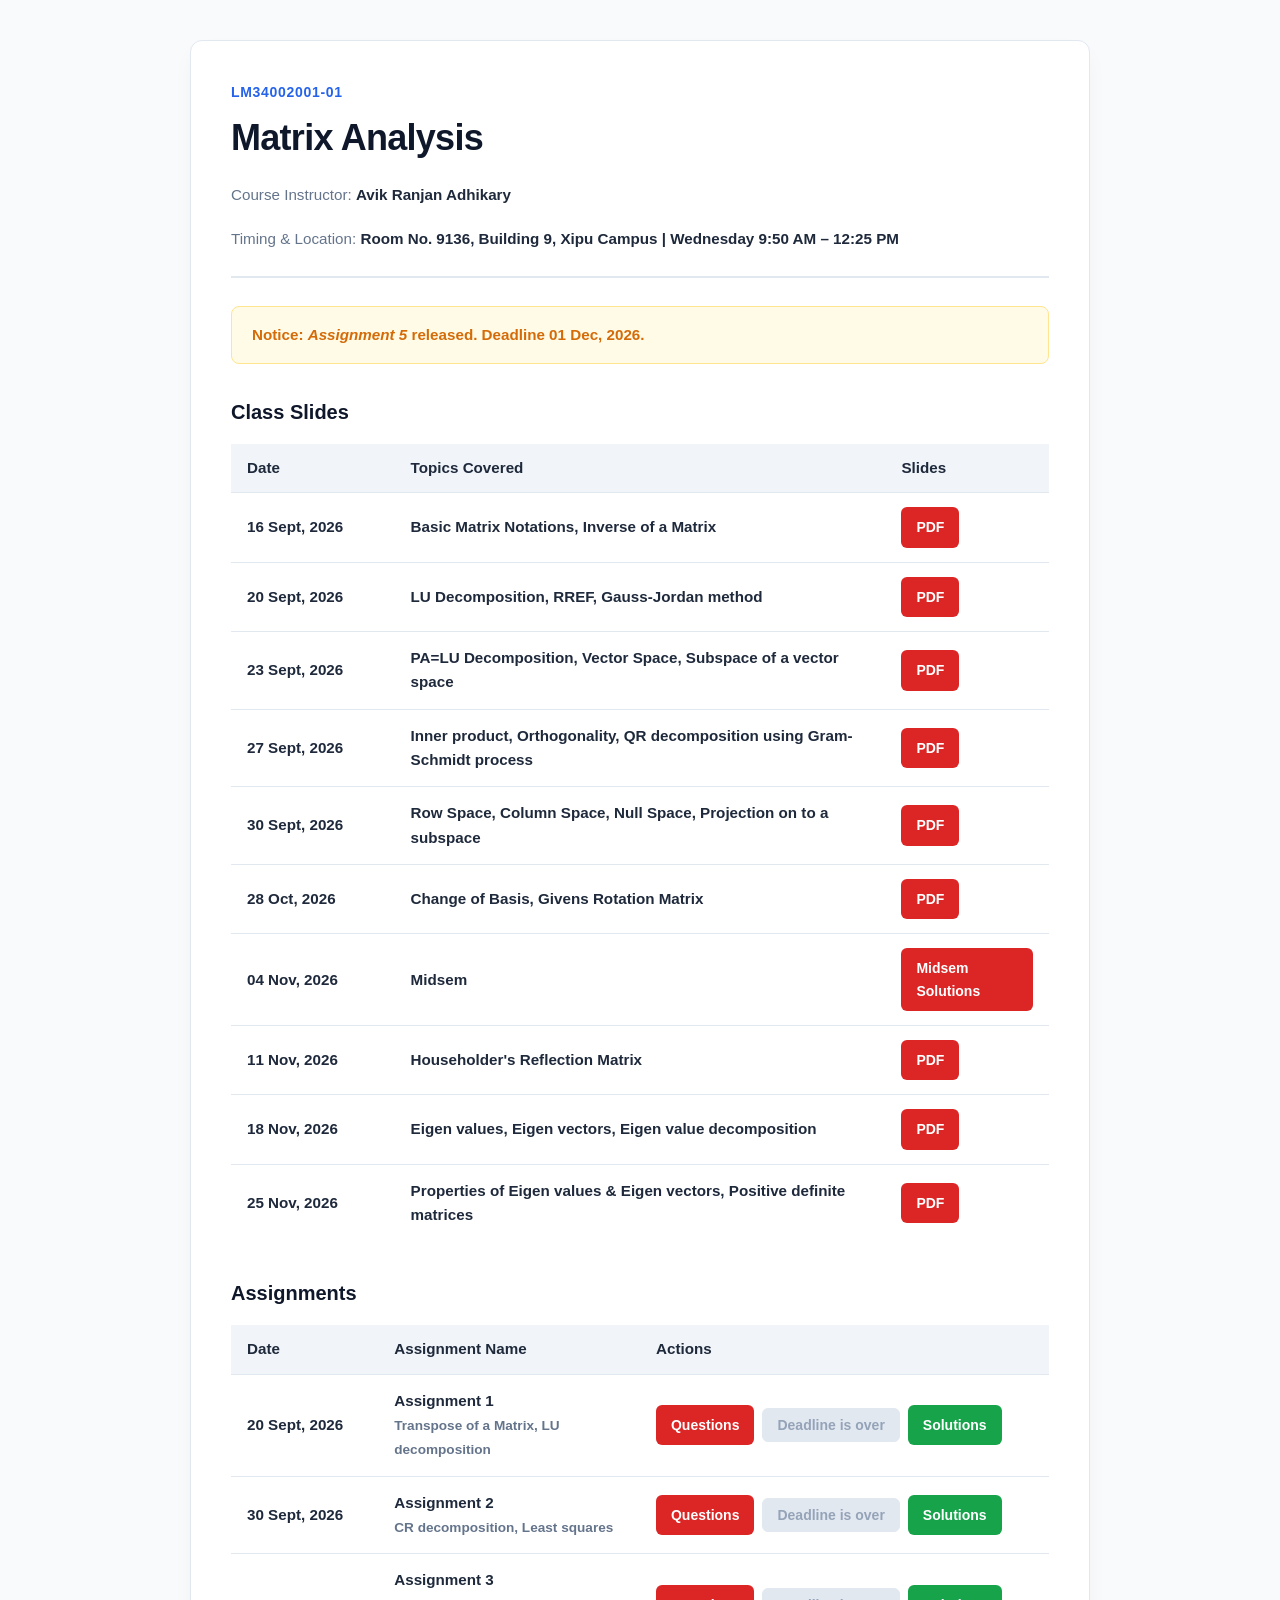
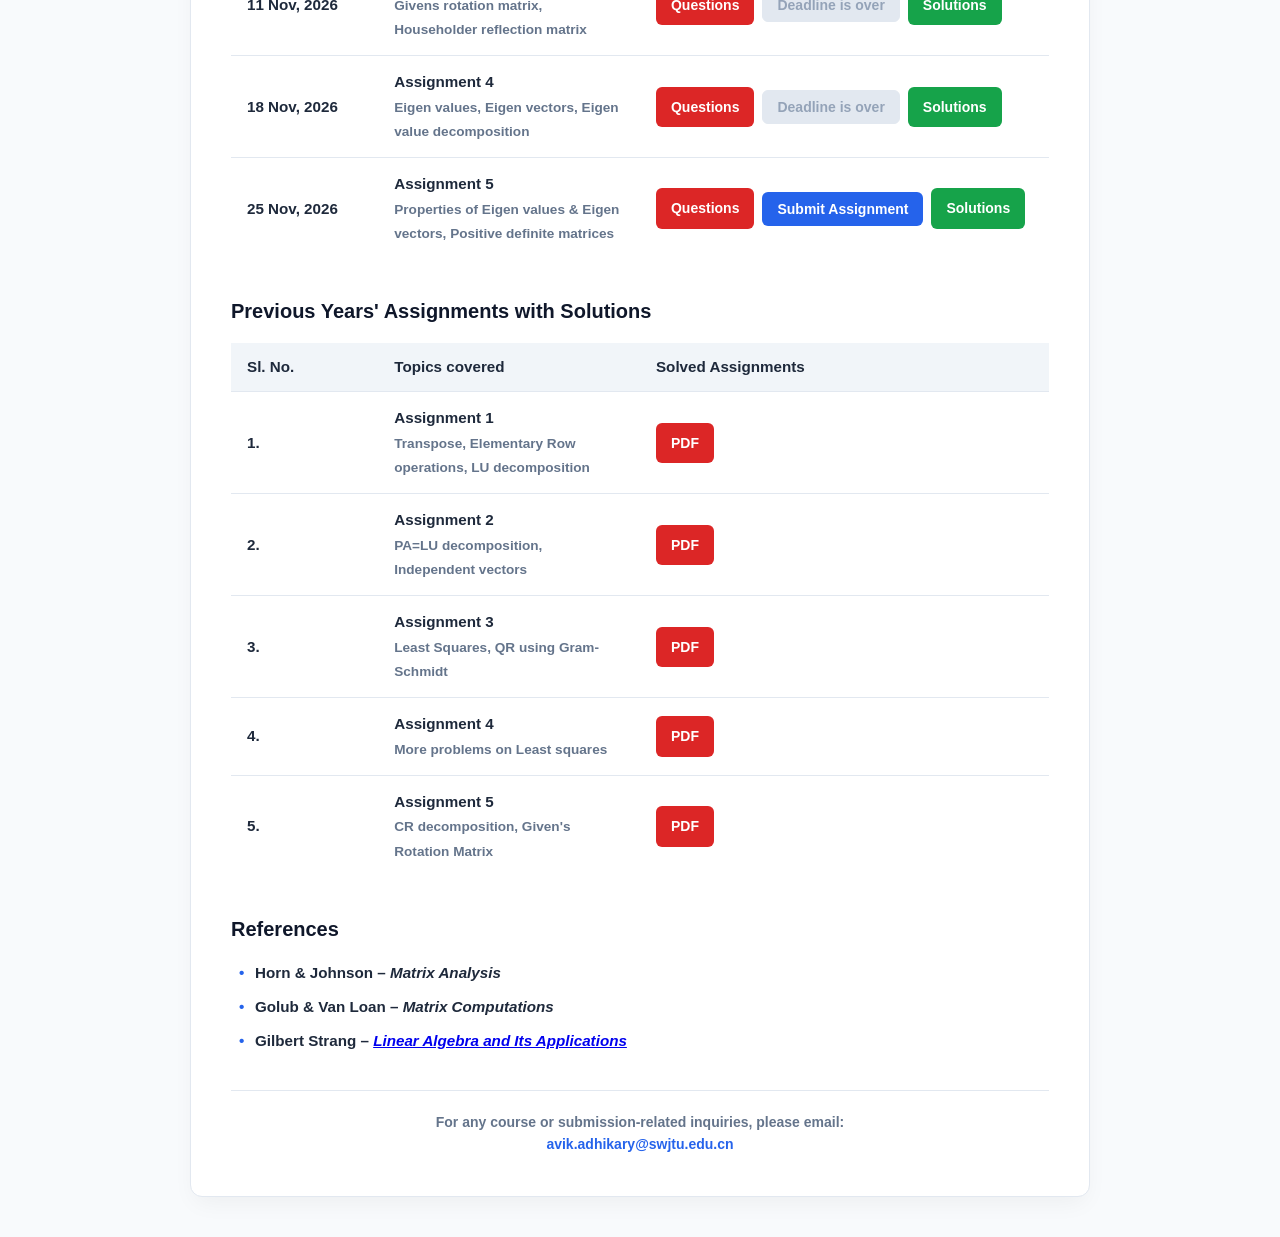
<file: Matrix_Analysis_2026.html>
<!DOCTYPE html>
<html lang="en">
<head>
    <meta charset="UTF-8">
    <meta name="viewport" content="width=device-width, initial-scale=1.0">
    <title>Matrix Analysis (LM34002001-01) - Course Portal</title>
    <style>
        :root {
            --primary: #0f172a;
            --primary-accent: #2563eb;
            --primary-hover: #1d4ed8;
            --bg-body: #f8fafc;
            --bg-card: #ffffff;
            --text-main: #1e293b;
            --text-muted: #64748b;
            --border-color: #e2e8f0;
            --success: #16a34a;
            --success-hover: #15803d;
            --danger: #dc2626;
            --danger-hover: #b91c1c;
            --warning-bg: #fffbe6;
            --warning-border: #ffe58f;
            --warning-text: #d46b08;
        }

        * {
            box-sizing: border-box;
            margin: 0;
            padding: 0;
            font-family: -apple-system, BlinkMacSystemFont, "Segoe UI", Roboto, "Helvetica Neue", Arial, sans-serif;
        }

        body {
            background-color: var(--bg-body);
            color: var(--text-main);
            line-height: 1.6;
            padding: 40px 20px;
            display: flex;
            justify-content: center;
            min-height: 100vh;
        }

        .container {
            width: 100%;
            max-width: 900px;
            background: var(--bg-card);
            border-radius: 12px;
            border: 1px solid var(--border-color);
            box-shadow: 0 10px 25px -5px rgba(0, 0, 0, 0.05);
            padding: 40px;
        }

        /* Course Header */
        .course-header {
            border-bottom: 2px solid var(--border-color);
            padding-bottom: 24px;
            margin-bottom: 28px;
        }

        .course-code {
            font-size: 0.875rem;
            font-weight: 700;
            color: var(--primary-accent);
            letter-spacing: 0.05em;
            text-transform: uppercase;
        }

        .course-title {
            font-size: 2.25rem;
            font-weight: 800;
            color: var(--primary);
            margin: 6px 0 16px 0;
            letter-spacing: -0.02em;
        }

        .instructor-info {
            display: flex;
            flex-wrap: wrap;
            gap: 20px;
            font-size: 0.95rem;
            color: var(--text-muted);
        }

        .instructor-info span strong {
            color: var(--text-main);
        }

        /* Notice Box */
        .notice-box {
            background: var(--warning-bg);
            border: 1px solid var(--warning-border);
            border-radius: 8px;
            padding: 16px 20px;
            margin-bottom: 32px;
            font-size: 0.95rem;
            color: #595959;
        }

        .notice-box strong {
            color: var(--warning-text);
        }

        /* Section Layout */
        .section-title {
            font-size: 1.25rem;
            font-weight: 700;
            color: var(--primary);
            margin-bottom: 16px;
            display: flex;
            align-items: center;
            gap: 8px;
        }

        .table-responsive {
            width: 100%;
            overflow-x: auto;
            margin-bottom: 36px;
        }

        table {
            width: 100%;
            border-collapse: collapse;
            text-align: left;
            font-size: 0.95rem;
        }

        th {
            background-color: #f1f5f9;
            color: var(--text-main);
            font-weight: 600;
            padding: 12px 16px;
            border-bottom: 1px solid var(--border-color);
        }

        td {
            padding: 14px 16px;
            border-bottom: 1px solid var(--border-color);
            vertical-align: middle;
        }

        tr:last-child td {
            border-bottom: none;
        }

        /* Button Group Styles */
        .btn-group {
            display: flex;
            gap: 8px;
            flex-wrap: wrap;
            align-items: center;
        }

        .action-column {
            display: flex;
            flex-direction: column;
            gap: 4px;
        }

        .deadline-subtext {
            font-size: 0.78rem;
            color: var(--danger);
            font-weight: 600;
            margin-top: 2px;
        }

        .btn {
            display: inline-flex;
            align-items: center;
            justify-content: center;
            padding: 8px 14px;
            border-radius: 6px;
            font-size: 0.875rem;
            font-weight: 600;
            cursor: pointer;
            text-decoration: none;
            transition: all 0.2s ease;
            border: 1px solid transparent;
        }

        .btn-primary {
            background-color: var(--primary-accent);
            color: white;
        }

        .btn-primary:hover {
            background-color: var(--primary-hover);
        }

        /* Red Accent Buttons (PDF & Questions) */
        .btn-danger {
            background-color: var(--danger);
            color: white;
        }

        .btn-danger:hover {
            background-color: var(--danger-hover);
        }

        /* Green Accent Buttons (Solutions) */
        .btn-success {
            background-color: var(--success);
            color: white;
        }

        .btn-success:hover {
            background-color: var(--success-hover);
        }

        .btn-disabled {
            background-color: #e2e8f0;
            color: #94a3b8;
            cursor: not-allowed;
            border-color: #e2e8f0;
        }

        /* Reference List */
        .reference-list {
            list-style: none;
            padding-left: 0;
            margin-bottom: 36px;
        }

        .reference-list li {
            position: relative;
            padding-left: 24px;
            margin-bottom: 10px;
            font-size: 0.95rem;
            color: var(--text-main);
        }

        .reference-list li::before {
            content: "•";
            position: absolute;
            left: 8px;
            color: var(--primary-accent);
            font-weight: bold;
        }

        /* Footer */
        .footer {
            margin-top: 20px;
            padding-top: 20px;
            border-top: 1px solid var(--border-color);
            text-align: center;
            font-size: 0.875rem;
            color: var(--text-muted);
        }

        .footer a {
            color: var(--primary-accent);
            text-decoration: none;
        }

        .footer a:hover {
            text-decoration: underline;
        }

        /* Modal Styles */
        .modal-backdrop {
            position: fixed;
            top: 0;
            left: 0;
            width: 100vw;
            height: 100vh;
            background: rgba(15, 23, 42, 0.6);
            backdrop-filter: blur(4px);
            display: none;
            justify-content: center;
            align-items: center;
            z-index: 1000;
        }

        .modal-card {
            background: white;
            padding: 30px;
            border-radius: 12px;
            box-shadow: 0 20px 25px -5px rgba(0,0,0,0.1);
            width: 100%;
            max-width: 480px;
            position: relative;
            margin: 20px;
        }

        .modal-header {
            border-bottom: 2px solid #eaeaea;
            padding-bottom: 15px;
            margin-bottom: 20px;
            position: relative;
        }

        .close-modal-btn {
            position: absolute;
            top: 0;
            right: 0;
            background: none;
            border: none;
            font-size: 1.5rem;
            line-height: 1;
            color: var(--text-muted);
            cursor: pointer;
        }

        .close-modal-btn:hover {
            color: var(--text-main);
        }

        .assignment-badge {
            display: inline-block;
            background: #e6f7ff;
            color: #0050b3;
            padding: 4px 10px;
            border-radius: 4px;
            font-size: 0.85rem;
            font-weight: bold;
            margin-bottom: 10px;
        }

        .modal-notice {
            background: #fffbe6;
            border: 1px solid #ffe58f;
            border-radius: 6px;
            padding: 12px 15px;
            font-size: 0.85rem;
            color: #595959;
            margin-bottom: 20px;
            line-height: 1.4;
        }

        .modal-notice strong {
            color: #d46b08;
        }

        .expired-banner {
            background: #fff2f0;
            border: 1px solid #ffccc7;
            color: #cf1322;
            padding: 15px;
            border-radius: 6px;
            font-weight: bold;
            text-align: center;
            font-size: 0.95rem;
            margin-bottom: 20px;
        }

        .form-group {
            margin-bottom: 18px;
        }

        .form-group label {
            display: block;
            margin-bottom: 6px;
            font-weight: 600;
            color: #333;
            font-size: 0.9rem;
        }

        .form-group input[type="text"], 
        .form-group input[type="file"] {
            width: 100%;
            padding: 10px;
            border: 1px solid #ccc;
            border-radius: 6px;
            font-size: 0.95rem;
            background-color: #fff;
        }

        .form-group input[type="text"]:focus, 
        .form-group input[type="file"]:focus {
            border-color: #0070f3;
            outline: none;
        }

        .submit-btn {
            background: #2ea44f;
            color: white;
            border: none;
            padding: 12px;
            width: 100%;
            border-radius: 6px;
            font-size: 1rem;
            cursor: pointer;
            font-weight: bold;
            transition: background 0.2s;
        }

        .submit-btn:hover {
            background: #2c974b;
        }

        .submit-btn:disabled {
            background: #d9d9d9;
            color: #8c8c8c;
            cursor: not-allowed;
        }

        #status {
            margin-top: 15px;
            text-align: center;
            font-weight: bold;
            font-size: 0.95rem;
        }
    </style>
</head>
<body>

<div class="container">
    <!-- Header -->
    <header class="course-header">
        <div class="course-code">LM34002001-01</div>
        <h1 class="course-title">Matrix Analysis</h1>
        <div class="instructor-info">
            <span>Course Instructor: <strong>Avik Ranjan Adhikary</strong></span>
            <span>Timing & Location: <strong>Room No. 9136, Building 9, Xipu Campus | Wednesday 9:50 AM – 12:25 PM</strong></span>
        </div>
    </header>

    <!-- Notice Box -->
    <div class="notice-box">
        <strong>Notice: <em>Assignment 5</em> released. Deadline 01 Dec, 2026.
    </div>

    <!-- Class Slides -->
    <section>
        <h2 class="section-title">Class Slides</h2>
        <div class="table-responsive">
            <table>
                <thead>
                    <tr>
                        <th style="width: 20%;">Date</th>
                        <th style="width: 60%;">Topics Covered</th>
                        <th style="width: 20%;">Slides</th>
                    </tr>
                </thead>
                <tbody>
                    <tr>
                        <td>16 Sept, 2026</td>
                        <td>Basic Matrix Notations, Inverse of a Matrix</td>
                        <td><a href="slides/matrixanalysis1 2026.pdf" target="_blank" class="btn btn-danger">PDF</a></td>
                    </tr>
                    <tr>
                        <td>20 Sept, 2026</td>
                        <td>LU Decomposition, RREF, Gauss-Jordan method</td>
                        <td><a href="slides/matrixanalysis2 2026.pdf" target="_blank" class="btn btn-danger">PDF</a></td>
                    </tr>
                    <tr>
                        <td>23 Sept, 2026</td>
                        <td>PA=LU Decomposition, Vector Space, Subspace of a vector space</td>
                        <td><a href="slides/Matrixanalysis3 2026.pdf" target="_blank" class="btn btn-danger">PDF</a></td>
                    </tr>
                    <tr>
                        <td>27 Sept, 2026</td>
                        <td>Inner product, Orthogonality, QR decomposition using Gram-Schmidt process</td>
                        <td><a href="slides/Matrixanalysis4 2026.pdf" target="_blank" class="btn btn-danger">PDF</a></td>
                    </tr>
                    <tr>
                        <td>30 Sept, 2026</td>
                        <td>Row Space, Column Space, Null Space, Projection on to a subspace</td>
                        <td><a href="slides/Matrixanalysis5 2026.pdf" target="_blank" class="btn btn-danger">PDF</a></td>
                    </tr>
                    <tr>
                        <td>28 Oct, 2026</td>
                        <td>Change of Basis, Givens Rotation Matrix</td>
                        <td><a href="slides/Matrixanalysis6 2026.pdf" target="_blank" class="btn btn-danger">PDF</a></td>
                    </tr>
                    <tr>
                        <td>04 Nov, 2026</td>
                        <td>Midsem</td>
                        <td><a href="slides/midsem2026ans.pdf" target="_blank" class="btn btn-danger">Midsem Solutions</a></td>
                    </tr>
                    <tr>
                        <td>11 Nov, 2026</td>
                        <td>Householder's Reflection Matrix</td>
                        <td><a href="slides/Matrixanalysis7 2026.pdf" target="_blank" class="btn btn-danger">PDF</a></td>
                    </tr>
                    <tr>
                        <td>18 Nov, 2026</td>
                        <td>Eigen values, Eigen vectors, Eigen value decomposition</td>
                        <td><a href="slides/MatrixAnalysis8 2026.pdf" target="_blank" class="btn btn-danger">PDF</a></td>
                    </tr>
                    <tr>
                        <td>25 Nov, 2026</td>
                        <td>Properties of Eigen values & Eigen vectors, Positive definite matrices</td>
                        <td><a href="slides/MatrixAnalysis9 2026.pdf" target="_blank" class="btn btn-danger">PDF</a></td>
                    </tr>
                </tbody>
            </table>
        </div>
    </section>

    <!-- Assignments -->
    <section>
        <h2 class="section-title">Assignments</h2>
        <div class="table-responsive">
            <table>
                <thead>
                    <tr>
                        <th style="width: 18%;">Date</th>
                        <th style="width: 32%;">Assignment Name</th>
                        <th style="width: 50%;">Actions</th>
                    </tr>
                </thead>
                <tbody>
                    <tr>
                        <td>20 Sept, 2026</td>
                        <td>
                            <strong>Assignment 1</strong><br>
                            <span style="font-size: 0.85rem; color: var(--text-muted);">Transpose of a Matrix, LU decomposition</span>
                        </td>
                        <td>
                            <div class="btn-group">
                                <a href="assignments/assignment1.pdf" target="_blank" class="btn btn-danger">Questions</a>
                                <button class="btn btn-disabled" disabled>Deadline is over</button>
                                <a href="assignments/sol/Assignment1_Solution.pdf" target="_blank" class="btn btn-success">Solutions</a>
                            </div>
                        </td>
                    </tr>
                    <tr>
                        <td>30 Sept, 2026</td>
                        <td>
                            <strong>Assignment 2</strong><br>
                            <span style="font-size: 0.85rem; color: var(--text-muted);">CR decomposition, Least squares</span>
                        </td>
                        <td>
                            <div class="action-column">
                                <div class="btn-group">
                                    <a href="assignments/assignment2.pdf" target="_blank" class="btn btn-danger">Questions</a>
                                   <!-- <button class="btn btn-primary" onclick="openSubmissionModal()">Submit Assignment</button> -->
                                    <button class="btn btn-disabled" disabled>Deadline is over</button>
                                    <a href="assignments/sol/Assignment2_Solution.pdf" target="_blank" class="btn btn-success">Solutions</a>
                                </div>
                              <!--  <div class="deadline-subtext">Deadline: 21 Oct, 2026. If there is no matrix code assigned to your student ID, please contact me through Wechat.</div>-->
                            </div>
                        </td>
                    </tr>
                    <tr>
                        <td>11 Nov, 2026</td>
                        <td>
                            <strong>Assignment 3</strong><br>
                            <span style="font-size: 0.85rem; color: var(--text-muted);">Givens rotation matrix, Householder reflection matrix</span>
                        </td>
                        <td>
                            <div class="action-column">
                                <div class="btn-group">
                                    <a href="assignments/assignment3.pdf" target="_blank" class="btn btn-danger">Questions</a>
                                   <!-- <button class="btn btn-primary" onclick="openSubmissionModal()">Submit Assignment</button> -->
                                   <button class="btn btn-disabled" disabled>Deadline is over</button> 
                                    <a href="" target="_blank" class="btn btn-success">Solutions</a>
                                </div>
                              <!--  <div class="deadline-subtext">Deadline: 21 Oct, 2026. If there is no matrix code assigned to your student ID, please contact me through Wechat.</div>-->
                            </div>
                        </td>
                    </tr>
                    <tr>
                        <td>18 Nov, 2026</td>
                        <td>
                            <strong>Assignment 4</strong><br>
                            <span style="font-size: 0.85rem; color: var(--text-muted);">Eigen values, Eigen vectors, Eigen value decomposition</span>
                        </td>
                        <td>
                            <div class="action-column">
                                <div class="btn-group">
                                    <a href="assignments/assignment4.pdf" target="_blank" class="btn btn-danger">Questions</a>
                                    <!--<button class="btn btn-primary" onclick="openSubmissionModal()">Submit Assignment</button> -->
                                   <button class="btn btn-disabled" disabled>Deadline is over</button> 
                                    <a href="" target="_blank" class="btn btn-success">Solutions</a>
                                </div>
                              <!--  <div class="deadline-subtext">Deadline: 21 Oct, 2026. If there is no matrix code assigned to your student ID, please contact me through Wechat.</div>-->
                            </div>
                        </td>
                    </tr>
                    <tr>
                        <td>25 Nov, 2026</td>
                        <td>
                            <strong>Assignment 5</strong><br>
                            <span style="font-size: 0.85rem; color: var(--text-muted);">Properties of Eigen values & Eigen vectors, Positive definite matrices</span>
                        </td>
                        <td>
                            <div class="action-column">
                                <div class="btn-group">
                                    <a href="assignments/assignment5.pdf" target="_blank" class="btn btn-danger">Questions</a>
                                    <button class="btn btn-primary" onclick="openSubmissionModal()">Submit Assignment</button> 
                                   <!--<button class="btn btn-disabled" disabled>Deadline is over</button> -->
                                    <a href="" target="_blank" class="btn btn-success">Solutions</a>
                                </div>
                              <!--  <div class="deadline-subtext">Deadline: 21 Oct, 2026. If there is no matrix code assigned to your student ID, please contact me through Wechat.</div>-->
                            </div>
                        </td>
                    </tr>
                </tbody>
            </table>
        </div>
    </section>

    <!-- Previous Years Assignments -->
    <section>
        <h2 class="section-title">Previous Years' Assignments with Solutions</h2>
        <div class="table-responsive">
            <table>
                <thead>
                    <tr>
                        <th style="width: 18%;">Sl. No.</th>
                        <th style="width: 32%;">Topics covered</th>
                        <th style="width: 50%;">Solved Assignments</th>
                    </tr>
                </thead>
                <tbody>
                    <tr>
                        <td>1.</td>
                        <td>
                            <strong>Assignment 1</strong><br>
                            <span style="font-size: 0.85rem; color: var(--text-muted);">Transpose, Elementary Row operations, LU decomposition</span>
                        </td>
                        <td>
                            <div class="action-column">
                                <div class="btn-group">
                                    <a href="assignments/Prev/prevassignment1.pdf" target="_blank" class="btn btn-danger">PDF</a>
                                </div>
                            </div>
                        </td>
                    </tr>
                    <tr>
                        <td>2.</td>
                        <td>
                            <strong>Assignment 2</strong><br>
                            <span style="font-size: 0.85rem; color: var(--text-muted);">PA=LU decomposition, Independent vectors</span>
                        </td>
                        <td>
                            <div class="action-column">
                                <div class="btn-group">
                                    <a href="assignments/Prev/prevassignment2.pdf" target="_blank" class="btn btn-danger">PDF</a>
                                </div>
                            </div>
                        </td>
                    </tr>
                    <tr>
                        <td>3.</td>
                        <td>
                            <strong>Assignment 3</strong><br>
                            <span style="font-size: 0.85rem; color: var(--text-muted);">Least Squares, QR using Gram-Schmidt</span>
                        </td>
                        <td>
                            <div class="btn-group">
                                <a href="assignments/Prev/prevassignment3.pdf" target="_blank" class="btn btn-danger">PDF</a>
                            </div>
                        </td>
                    </tr>
                    <tr>
                        <td>4.</td>
                        <td>
                            <strong>Assignment 4</strong><br>
                            <span style="font-size: 0.85rem; color: var(--text-muted);">More problems on Least squares</span>
                        </td>
                        <td>
                            <div class="action-column">
                                <div class="btn-group">
                                    <a href="assignments/Prev/prevassignment4.pdf" target="_blank" class="btn btn-danger">PDF</a>
                                </div>
                            </div>
                        </td>
                    </tr>
                    <tr>
                        <td>5.</td>
                        <td>
                            <strong>Assignment 5</strong><br>
                            <span style="font-size: 0.85rem; color: var(--text-muted);">CR decomposition, Given's Rotation Matrix</span>
                        </td>
                        <td>
                            <div class="action-column">
                                <div class="btn-group">
                                    <a href="assignments/Prev/prevassignment5.pdf" target="_blank" class="btn btn-danger">PDF</a>
                                </div>
                            </div>
                        </td>
                    </tr>
                    
                </tbody>
            </table>
        </div>
    </section>

    <!-- References -->
    <section>
        <h2 class="section-title">References</h2>
        <ul class="reference-list">
            <li>Horn & Johnson – <em>Matrix Analysis</em></li>
            <li>Golub & Van Loan – <em>Matrix Computations</em></li>
            <li>Gilbert Strang – <em><a href="https://libgen.li/ads.php?md5=836a199f62f58ade1e845140db71708b">Linear Algebra and Its Applications</a></em></li>
        </ul>
    </section>

    <!-- Footer -->
    <footer class="footer">
        For any course or submission-related inquiries, please email:<br>
        <a href="mailto:avik.adhikary@swjtu.edu.cn">avik.adhikary@swjtu.edu.cn</a>
    </footer>
</div>

<!-- Submission Modal -->
<div class="modal-backdrop" id="uploadModal">
    <div class="modal-card">
        <button class="close-modal-btn" onclick="closeSubmissionModal()">&times;</button>
        <div class="modal-header">
            <p class="course-code" style="margin-bottom: 4px;">LM34002001-01</p>
            <h2 style="font-size: 1.25rem; margin: 0 0 10px 0;">Matrix Analysis</h2>
            <div class="assignment-badge" id="assignmentTitle">Assignment 5</div>
            
            <div class="modal-notice">
                <strong>Deadline:</strong> December 01, 2026 (23:59:59 CST / Beijing Time)<br>
                Note: Only PDF files are accepted for submission.
            </div>
        </div>

        <!-- Closed notice container -->
        <div id="closedBanner" class="expired-banner" style="display: none;">
            Submission deadline for Assignment 5 is over.
        </div>

        <!-- Form container -->
        <form id="uploadForm">
            <div class="form-group">
                <label for="studentName">Full Name:</label>
                <input type="text" id="studentName" required placeholder="e.g., John Doe">
            </div>

            <div class="form-group">
                <label for="studentId">Student ID:</label>
                <input type="text" id="studentId" required placeholder="e.g., 20261234">
            </div>

            <div class="form-group">
                <label for="assignmentFile">Select Assignment Document (PDF only):</label>
                <input type="file" id="assignmentFile" accept="application/pdf" required>
            </div>

            <button type="submit" class="submit-btn" id="submitBtn">Submit Assignment</button>
        </form>
        
        <div id="status"></div>
    </div>
</div>

<script>
const WORKER_URL = 'https://assignment-proxy.avikranjanadhikary.workers.dev/';

// Current assignment details
const ASSIGNMENT_NUM = "5";
const ASSIGNMENT_FOLDER = `Assignment_${ASSIGNMENT_NUM}`;

// Beijing Standard Time (UTC+8) ISO 8601 Timestamp: Dec 01, 2026
const BEIJING_DEADLINE_ISO = "2026-12-01T23:59:59+08:00"; 
const DEADLINE = new Date(BEIJING_DEADLINE_ISO); 

function checkDeadline() {
    const now = new Date();
    if (now > DEADLINE) {
        document.getElementById('uploadForm').style.display = 'none';
        document.getElementById('closedBanner').innerText = `Submission deadline for Assignment ${ASSIGNMENT_NUM} is over.`;
        document.getElementById('closedBanner').style.display = 'block';
        return true;
    }
    return false;
}

function openSubmissionModal() {
    checkDeadline();
    document.getElementById('status').innerText = '';
    document.getElementById('uploadModal').style.display = 'flex';
}

function closeSubmissionModal() {
    document.getElementById('uploadModal').style.display = 'none';
}

// Close modal when clicking outside card
document.getElementById('uploadModal').addEventListener('click', function(e) {
    if (e.target === this) closeSubmissionModal();
});

document.getElementById('uploadForm').addEventListener('submit', async function(e) {
    e.preventDefault();
    
    if (checkDeadline()) {
        alert(`Submission deadline for Assignment ${ASSIGNMENT_NUM} is over.`);
        return;
    }

    const btn = document.getElementById('submitBtn');
    const st = document.getElementById('status');
    const nameInput = document.getElementById('studentName').value.trim();
    const idInput = document.getElementById('studentId').value.trim();
    const fileInput = document.getElementById('assignmentFile').files[0];

    if (!fileInput) return alert('Please select a file.');

    // Strict client-side PDF verification
    if (fileInput.type !== "application/pdf" && !fileInput.name.toLowerCase().endsWith(".pdf")) {
        alert("Invalid file type. Only PDF documents are allowed.");
        return;
    }

    btn.disabled = true;
    st.style.color = '#0070f3';
    st.innerText = 'Uploading submission...';

    try {
        const base64Content = await toBase64(fileInput);
        
        // Clean inputs for filesystem safety
        const safeName = nameInput.replace(/[^a-zA-Z0-9]/g, '_');
        const safeId = idInput.replace(/[^a-zA-Z0-9]/g, '_');
        
        // Target format: StudentID_Assignment2_StudentName.pdf
        const renamedFilename = `${safeId}_Assignment${ASSIGNMENT_NUM}_${safeName}.pdf`;
        
        // Target Path: Assignment_2/20261234_Assignment2_John_Doe.pdf
        const fullFilePath = `${ASSIGNMENT_FOLDER}/${renamedFilename}`;

        const response = await fetch(WORKER_URL, {
            method: 'POST',
            headers: { 'Content-Type': 'application/json' },
            body: JSON.stringify({
                filename: fullFilePath,
                content: base64Content,
                studentName: `${nameInput} (${idInput})`
            })
        });

        if (response.ok) {
            st.style.color = 'green';
            st.innerText = 'Assignment submitted successfully!';
            document.getElementById('uploadForm').reset();
            setTimeout(closeSubmissionModal, 2000);
        } else {
            const errData = await response.json().catch(() => ({}));
            let errorMsg = errData.message || 'Upload failed';
            
            if (errorMsg.toLowerCase().includes('bad credentials') || response.status === 401 || response.status === 403) {
                errorMsg = 'Submission deadline is over or submission portal credentials have expired.';
            }
            throw new Error(errorMsg);
        }
    } catch (err) {
        st.style.color = '#cf1322';
        st.innerText = 'Error: ' + err.message;
    } finally {
        btn.disabled = false;
    }
});

function toBase64(file) {
    return new Promise((resolve, reject) => {
        const reader = new FileReader();
        reader.readAsDataURL(file);
        reader.onload = () => resolve(reader.result.split(',')[1]);
        reader.onerror = error => reject(error);
    });
}
</script>

</body>
</html>
</file>
<file: assets/vendor/venobox/venobox.css>
/* ------ venobox.css --------*/
.vbox-overlay *, .vbox-overlay *:before, .vbox-overlay *:after{
    -webkit-backface-visibility: hidden;
    -webkit-box-sizing:border-box;
    -moz-box-sizing:border-box;
    box-sizing:border-box;
}
.vbox-overlay * { 
    -webkit-backface-visibility: visible;
    backface-visibility: visible;
}
.vbox-overlay{
    display: -webkit-flex;
    display: flex;
    -webkit-flex-direction: column;
    flex-direction: column;
    -webkit-justify-content: center;
    justify-content: center;
    -webkit-align-items: center;
    align-items: center;
    position: fixed;
    left: 0;
    top: 0;
    bottom: 0;
    right: 0;
    z-index: 1040;
    -webkit-transform:translateZ(1000px);
    transform: translateZ(1000px);
    transform-style: preserve-3d;
}

/* ----- navigation ----- */
.vbox-title{
    width: 100%;
    height: 40px;
    float: left;
    text-align: center;
    line-height: 28px;
    font-size: 12px;
    padding: 6px 40px;
    overflow: hidden;
    position: fixed;
    display: none;
    left: 0;
    z-index: 1050;
}
.vbox-close{
    cursor: pointer;
    position: fixed;
    top: -1px;
    right: 0;
    width: 50px;
    height: 40px;
    padding: 6px;
    display: block;
    background-position:10px center;
    overflow: hidden;
    font-size: 24px;
    line-height: 1;
    text-align: center;
    z-index: 1050;
}
.vbox-num{
    cursor: pointer;
    position: fixed;
    left: 0;
    height: 40px;
    display: block;
    overflow: hidden;
    line-height: 28px;
    font-size: 12px;
    padding: 6px 10px;
    display: none;
    z-index: 1050;
}
/* ----- navigation ARROWS ----- */
.vbox-next, .vbox-prev{
    position: fixed;
    top: 50%;
    margin-top: -15px;
    overflow: hidden;
    cursor: pointer;
    display: block;
    width: 45px;
    height: 45px;
    z-index: 1050;
}
.vbox-next span, .vbox-prev span{
    position: relative;
    width: 20px;
    height: 20px;
    border: 2px solid transparent;
    border-top-color: #B6B6B6;
    border-right-color: #B6B6B6;
    text-indent: -100px;
    position: absolute;
    top: 8px;
    display: block;
}
.vbox-prev{
    left: 15px;
}
.vbox-next{
    right: 15px;
}
.vbox-prev span{
    left: 10px;
    -ms-transform: rotate(-135deg);
    -webkit-transform: rotate(-135deg);
    transform: rotate(-135deg);
}
.vbox-next span{
    -ms-transform: rotate(45deg);
    -webkit-transform: rotate(45deg);
    transform: rotate(45deg);
    right: 10px;
}
/* ------- inline window ------ */
.vbox-inline{
    width: 420px;
    height: 315px;
    height: 70vh;
    padding: 10px;
    background: #fff;
    margin: 0 auto;
    overflow: auto;
    text-align: left;
}
/* ------- Video & iFrames window ------ */
.venoframe{
    max-width: 100%;
    width: 100%;
    border: none;
    width: 100%;
    height: 260px;
    height: 70vh;
}
.venoframe.vbvid{
    height: 260px;
}
@media (min-width: 768px) {
    .venoframe, .vbox-inline{
        width: 90%;
        height: 360px;
        height: 70vh;
    }
    .venoframe.vbvid{
        width: 640px;
        height: 360px;
    }
}
@media (min-width: 992px) {
    .venoframe, .vbox-inline{
        max-width: 1200px;
        width: 80%;
        height: 540px;
        height: 70vh;
    }
    .venoframe.vbvid{
        width: 960px;
        height: 540px;
    }
}
/* 
Please do NOT edit this part! 
or at least read this note: http://i.imgur.com/7C0ws9e.gif
*/
.vbox-open{
    overflow: hidden;
}
.vbox-container{
    position: absolute;
    left: 0;
    right: 0;
    top: 0;
    bottom: 0;
    overflow-x: hidden;
    overflow-y: scroll;
    overflow-scrolling: touch;
    -webkit-overflow-scrolling: touch;
    z-index: 20;
    max-height: 100%;

}

.vbox-content{
    text-align: center;
    float: left;
    width: 100%;
    position: relative;
    overflow: hidden;
    padding: 20px 4%;
}
.vbox-container img{
    max-width: 100%;
    height: auto;
}
.vbox-figlio{
    box-shadow: 0 0 12px rgba(0,0,0,0.19), 0 6px 6px rgba(0,0,0,0.23);
    max-width: 100%;
    text-align: initial;
}
img.vbox-figlio{
    -webkit-user-select: none;
-khtml-user-select: none;
-moz-user-select: none;
-o-user-select: none;
user-select: none;
}
.vbox-content.swipe-left{
    margin-left: -200px !important;
}
.vbox-content.swipe-right{
    margin-left: 200px !important;
}
.vbox-animated{
    webkit-transition: margin 300ms ease-out;
    transition: margin 300ms ease-out;
}

/* ---------- preloader ----------
 * SPINKIT 
 * http://tobiasahlin.com/spinkit/
-------------------------------- */
.sk-double-bounce,.sk-rotating-plane{width:40px;height:40px;margin:40px auto}.sk-rotating-plane{background-color:#333;-webkit-animation:sk-rotatePlane 1.2s infinite ease-in-out;animation:sk-rotatePlane 1.2s infinite ease-in-out}@-webkit-keyframes sk-rotatePlane{0%{-webkit-transform:perspective(120px) rotateX(0) rotateY(0);transform:perspective(120px) rotateX(0) rotateY(0)}50%{-webkit-transform:perspective(120px) rotateX(-180.1deg) rotateY(0);transform:perspective(120px) rotateX(-180.1deg) rotateY(0)}100%{-webkit-transform:perspective(120px) rotateX(-180deg) rotateY(-179.9deg);transform:perspective(120px) rotateX(-180deg) rotateY(-179.9deg)}}@keyframes sk-rotatePlane{0%{-webkit-transform:perspective(120px) rotateX(0) rotateY(0);transform:perspective(120px) rotateX(0) rotateY(0)}50%{-webkit-transform:perspective(120px) rotateX(-180.1deg) rotateY(0);transform:perspective(120px) rotateX(-180.1deg) rotateY(0)}100%{-webkit-transform:perspective(120px) rotateX(-180deg) rotateY(-179.9deg);transform:perspective(120px) rotateX(-180deg) rotateY(-179.9deg)}}.sk-double-bounce{position:relative}.sk-double-bounce .sk-child{width:100%;height:100%;border-radius:50%;background-color:#333;opacity:.6;position:absolute;top:0;left:0;-webkit-animation:sk-doubleBounce 2s infinite ease-in-out;animation:sk-doubleBounce 2s infinite ease-in-out}.sk-chasing-dots .sk-child,.sk-spinner-pulse,.sk-three-bounce .sk-child{background-color:#333;border-radius:100%}.sk-double-bounce .sk-double-bounce2{-webkit-animation-delay:-1s;animation-delay:-1s}@-webkit-keyframes sk-doubleBounce{0%,100%{-webkit-transform:scale(0);transform:scale(0)}50%{-webkit-transform:scale(1);transform:scale(1)}}@keyframes sk-doubleBounce{0%,100%{-webkit-transform:scale(0);transform:scale(0)}50%{-webkit-transform:scale(1);transform:scale(1)}}.sk-wave{margin:40px auto;width:50px;height:40px;text-align:center;font-size:10px}.sk-wave .sk-rect{background-color:#333;height:100%;width:6px;display:inline-block;-webkit-animation:sk-waveStretchDelay 1.2s infinite ease-in-out;animation:sk-waveStretchDelay 1.2s infinite ease-in-out}.sk-wave .sk-rect1{-webkit-animation-delay:-1.2s;animation-delay:-1.2s}.sk-wave .sk-rect2{-webkit-animation-delay:-1.1s;animation-delay:-1.1s}.sk-wave .sk-rect3{-webkit-animation-delay:-1s;animation-delay:-1s}.sk-wave .sk-rect4{-webkit-animation-delay:-.9s;animation-delay:-.9s}.sk-wave .sk-rect5{-webkit-animation-delay:-.8s;animation-delay:-.8s}@-webkit-keyframes sk-waveStretchDelay{0%,100%,40%{-webkit-transform:scaleY(.4);transform:scaleY(.4)}20%{-webkit-transform:scaleY(1);transform:scaleY(1)}}@keyframes sk-waveStretchDelay{0%,100%,40%{-webkit-transform:scaleY(.4);transform:scaleY(.4)}20%{-webkit-transform:scaleY(1);transform:scaleY(1)}}.sk-wandering-cubes{margin:40px auto;width:40px;height:40px;position:relative}.sk-wandering-cubes .sk-cube{background-color:#333;width:10px;height:10px;position:absolute;top:0;left:0;-webkit-animation:sk-wanderingCube 1.8s ease-in-out -1.8s infinite both;animation:sk-wanderingCube 1.8s ease-in-out -1.8s infinite both}.sk-chasing-dots,.sk-spinner-pulse{width:40px;height:40px;margin:40px auto}.sk-wandering-cubes .sk-cube2{-webkit-animation-delay:-.9s;animation-delay:-.9s}@-webkit-keyframes sk-wanderingCube{0%{-webkit-transform:rotate(0);transform:rotate(0)}25%{-webkit-transform:translateX(30px) rotate(-90deg) scale(.5);transform:translateX(30px) rotate(-90deg) scale(.5)}50%{-webkit-transform:translateX(30px) translateY(30px) rotate(-179deg);transform:translateX(30px) translateY(30px) rotate(-179deg)}50.1%{-webkit-transform:translateX(30px) translateY(30px) rotate(-180deg);transform:translateX(30px) translateY(30px) rotate(-180deg)}75%{-webkit-transform:translateX(0) translateY(30px) rotate(-270deg) scale(.5);transform:translateX(0) translateY(30px) rotate(-270deg) scale(.5)}100%{-webkit-transform:rotate(-360deg);transform:rotate(-360deg)}}@keyframes sk-wanderingCube{0%{-webkit-transform:rotate(0);transform:rotate(0)}25%{-webkit-transform:translateX(30px) rotate(-90deg) scale(.5);transform:translateX(30px) rotate(-90deg) scale(.5)}50%{-webkit-transform:translateX(30px) translateY(30px) rotate(-179deg);transform:translateX(30px) translateY(30px) rotate(-179deg)}50.1%{-webkit-transform:translateX(30px) translateY(30px) rotate(-180deg);transform:translateX(30px) translateY(30px) rotate(-180deg)}75%{-webkit-transform:translateX(0) translateY(30px) rotate(-270deg) scale(.5);transform:translateX(0) translateY(30px) rotate(-270deg) scale(.5)}100%{-webkit-transform:rotate(-360deg);transform:rotate(-360deg)}}.sk-spinner-pulse{-webkit-animation:sk-pulseScaleOut 1s infinite ease-in-out;animation:sk-pulseScaleOut 1s infinite ease-in-out}@-webkit-keyframes sk-pulseScaleOut{0%{-webkit-transform:scale(0);transform:scale(0)}100%{-webkit-transform:scale(1);transform:scale(1);opacity:0}}@keyframes sk-pulseScaleOut{0%{-webkit-transform:scale(0);transform:scale(0)}100%{-webkit-transform:scale(1);transform:scale(1);opacity:0}}.sk-chasing-dots{position:relative;text-align:center;-webkit-animation:sk-chasingDotsRotate 2s infinite linear;animation:sk-chasingDotsRotate 2s infinite linear}.sk-chasing-dots .sk-child{width:60%;height:60%;display:inline-block;position:absolute;top:0;-webkit-animation:sk-chasingDotsBounce 2s infinite ease-in-out;animation:sk-chasingDotsBounce 2s infinite ease-in-out}.sk-chasing-dots .sk-dot2{top:auto;bottom:0;-webkit-animation-delay:-1s;animation-delay:-1s}@-webkit-keyframes sk-chasingDotsRotate{100%{-webkit-transform:rotate(360deg);transform:rotate(360deg)}}@keyframes sk-chasingDotsRotate{100%{-webkit-transform:rotate(360deg);transform:rotate(360deg)}}@-webkit-keyframes sk-chasingDotsBounce{0%,100%{-webkit-transform:scale(0);transform:scale(0)}50%{-webkit-transform:scale(1);transform:scale(1)}}@keyframes sk-chasingDotsBounce{0%,100%{-webkit-transform:scale(0);transform:scale(0)}50%{-webkit-transform:scale(1);transform:scale(1)}}.sk-three-bounce{margin:40px auto;width:80px;text-align:center}.sk-three-bounce .sk-child{width:20px;height:20px;display:inline-block;-webkit-animation:sk-three-bounce 1.4s ease-in-out 0s infinite both;animation:sk-three-bounce 1.4s ease-in-out 0s infinite both}.sk-circle .sk-child:before,.sk-fading-circle .sk-circle:before{display:block;border-radius:100%;content:'';background-color:#333}.sk-three-bounce .sk-bounce1{-webkit-animation-delay:-.32s;animation-delay:-.32s}.sk-three-bounce .sk-bounce2{-webkit-animation-delay:-.16s;animation-delay:-.16s}@-webkit-keyframes sk-three-bounce{0%,100%,80%{-webkit-transform:scale(0);transform:scale(0)}40%{-webkit-transform:scale(1);transform:scale(1)}}@keyframes sk-three-bounce{0%,100%,80%{-webkit-transform:scale(0);transform:scale(0)}40%{-webkit-transform:scale(1);transform:scale(1)}}.sk-circle{margin:40px auto;width:40px;height:40px;position:relative}.sk-circle .sk-child{width:100%;height:100%;position:absolute;left:0;top:0}.sk-circle .sk-child:before{margin:0 auto;width:15%;height:15%;-webkit-animation:sk-circleBounceDelay 1.2s infinite ease-in-out both;animation:sk-circleBounceDelay 1.2s infinite ease-in-out both}.sk-circle .sk-circle2{-webkit-transform:rotate(30deg);-ms-transform:rotate(30deg);transform:rotate(30deg)}.sk-circle .sk-circle3{-webkit-transform:rotate(60deg);-ms-transform:rotate(60deg);transform:rotate(60deg)}.sk-circle .sk-circle4{-webkit-transform:rotate(90deg);-ms-transform:rotate(90deg);transform:rotate(90deg)}.sk-circle .sk-circle5{-webkit-transform:rotate(120deg);-ms-transform:rotate(120deg);transform:rotate(120deg)}.sk-circle .sk-circle6{-webkit-transform:rotate(150deg);-ms-transform:rotate(150deg);transform:rotate(150deg)}.sk-circle .sk-circle7{-webkit-transform:rotate(180deg);-ms-transform:rotate(180deg);transform:rotate(180deg)}.sk-circle .sk-circle8{-webkit-transform:rotate(210deg);-ms-transform:rotate(210deg);transform:rotate(210deg)}.sk-circle .sk-circle9{-webkit-transform:rotate(240deg);-ms-transform:rotate(240deg);transform:rotate(240deg)}.sk-circle .sk-circle10{-webkit-transform:rotate(270deg);-ms-transform:rotate(270deg);transform:rotate(270deg)}.sk-circle .sk-circle11{-webkit-transform:rotate(300deg);-ms-transform:rotate(300deg);transform:rotate(300deg)}.sk-circle .sk-circle12{-webkit-transform:rotate(330deg);-ms-transform:rotate(330deg);transform:rotate(330deg)}.sk-circle .sk-circle2:before{-webkit-animation-delay:-1.1s;animation-delay:-1.1s}.sk-circle .sk-circle3:before{-webkit-animation-delay:-1s;animation-delay:-1s}.sk-circle .sk-circle4:before{-webkit-animation-delay:-.9s;animation-delay:-.9s}.sk-circle .sk-circle5:before{-webkit-animation-delay:-.8s;animation-delay:-.8s}.sk-circle .sk-circle6:before{-webkit-animation-delay:-.7s;animation-delay:-.7s}.sk-circle .sk-circle7:before{-webkit-animation-delay:-.6s;animation-delay:-.6s}.sk-circle .sk-circle8:before{-webkit-animation-delay:-.5s;animation-delay:-.5s}.sk-circle .sk-circle9:before{-webkit-animation-delay:-.4s;animation-delay:-.4s}.sk-circle .sk-circle10:before{-webkit-animation-delay:-.3s;animation-delay:-.3s}.sk-circle .sk-circle11:before{-webkit-animation-delay:-.2s;animation-delay:-.2s}.sk-circle .sk-circle12:before{-webkit-animation-delay:-.1s;animation-delay:-.1s}@-webkit-keyframes sk-circleBounceDelay{0%,100%,80%{-webkit-transform:scale(0);transform:scale(0)}40%{-webkit-transform:scale(1);transform:scale(1)}}@keyframes sk-circleBounceDelay{0%,100%,80%{-webkit-transform:scale(0);transform:scale(0)}40%{-webkit-transform:scale(1);transform:scale(1)}}.sk-cube-grid{width:40px;height:40px;margin:40px auto}.sk-cube-grid .sk-cube{width:33.33%;height:33.33%;background-color:#333;float:left;-webkit-animation:sk-cubeGridScaleDelay 1.3s infinite ease-in-out;animation:sk-cubeGridScaleDelay 1.3s infinite ease-in-out}.sk-cube-grid .sk-cube1{-webkit-animation-delay:.2s;animation-delay:.2s}.sk-cube-grid .sk-cube2{-webkit-animation-delay:.3s;animation-delay:.3s}.sk-cube-grid .sk-cube3{-webkit-animation-delay:.4s;animation-delay:.4s}.sk-cube-grid .sk-cube4{-webkit-animation-delay:.1s;animation-delay:.1s}.sk-cube-grid .sk-cube5{-webkit-animation-delay:.2s;animation-delay:.2s}.sk-cube-grid .sk-cube6{-webkit-animation-delay:.3s;animation-delay:.3s}.sk-cube-grid .sk-cube7{-webkit-animation-delay:0ms;animation-delay:0ms}.sk-cube-grid .sk-cube8{-webkit-animation-delay:.1s;animation-delay:.1s}.sk-cube-grid .sk-cube9{-webkit-animation-delay:.2s;animation-delay:.2s}@-webkit-keyframes sk-cubeGridScaleDelay{0%,100%,70%{-webkit-transform:scale3D(1,1,1);transform:scale3D(1,1,1)}35%{-webkit-transform:scale3D(0,0,1);transform:scale3D(0,0,1)}}@keyframes sk-cubeGridScaleDelay{0%,100%,70%{-webkit-transform:scale3D(1,1,1);transform:scale3D(1,1,1)}35%{-webkit-transform:scale3D(0,0,1);transform:scale3D(0,0,1)}}.sk-fading-circle{margin:40px auto;width:40px;height:40px;position:relative}.sk-fading-circle .sk-circle{width:100%;height:100%;position:absolute;left:0;top:0}.sk-fading-circle .sk-circle:before{margin:0 auto;width:15%;height:15%;-webkit-animation:sk-circleFadeDelay 1.2s infinite ease-in-out both;animation:sk-circleFadeDelay 1.2s infinite ease-in-out both}.sk-fading-circle .sk-circle2{-webkit-transform:rotate(30deg);-ms-transform:rotate(30deg);transform:rotate(30deg)}.sk-fading-circle .sk-circle3{-webkit-transform:rotate(60deg);-ms-transform:rotate(60deg);transform:rotate(60deg)}.sk-fading-circle .sk-circle4{-webkit-transform:rotate(90deg);-ms-transform:rotate(90deg);transform:rotate(90deg)}.sk-fading-circle .sk-circle5{-webkit-transform:rotate(120deg);-ms-transform:rotate(120deg);transform:rotate(120deg)}.sk-fading-circle .sk-circle6{-webkit-transform:rotate(150deg);-ms-transform:rotate(150deg);transform:rotate(150deg)}.sk-fading-circle .sk-circle7{-webkit-transform:rotate(180deg);-ms-transform:rotate(180deg);transform:rotate(180deg)}.sk-fading-circle .sk-circle8{-webkit-transform:rotate(210deg);-ms-transform:rotate(210deg);transform:rotate(210deg)}.sk-fading-circle .sk-circle9{-webkit-transform:rotate(240deg);-ms-transform:rotate(240deg);transform:rotate(240deg)}.sk-fading-circle .sk-circle10{-webkit-transform:rotate(270deg);-ms-transform:rotate(270deg);transform:rotate(270deg)}.sk-fading-circle .sk-circle11{-webkit-transform:rotate(300deg);-ms-transform:rotate(300deg);transform:rotate(300deg)}.sk-fading-circle .sk-circle12{-webkit-transform:rotate(330deg);-ms-transform:rotate(330deg);transform:rotate(330deg)}.sk-fading-circle .sk-circle2:before{-webkit-animation-delay:-1.1s;animation-delay:-1.1s}.sk-fading-circle .sk-circle3:before{-webkit-animation-delay:-1s;animation-delay:-1s}.sk-fading-circle .sk-circle4:before{-webkit-animation-delay:-.9s;animation-delay:-.9s}.sk-fading-circle .sk-circle5:before{-webkit-animation-delay:-.8s;animation-delay:-.8s}.sk-fading-circle .sk-circle6:before{-webkit-animation-delay:-.7s;animation-delay:-.7s}.sk-fading-circle .sk-circle7:before{-webkit-animation-delay:-.6s;animation-delay:-.6s}.sk-fading-circle .sk-circle8:before{-webkit-animation-delay:-.5s;animation-delay:-.5s}.sk-fading-circle .sk-circle9:before{-webkit-animation-delay:-.4s;animation-delay:-.4s}.sk-fading-circle .sk-circle10:before{-webkit-animation-delay:-.3s;animation-delay:-.3s}.sk-fading-circle .sk-circle11:before{-webkit-animation-delay:-.2s;animation-delay:-.2s}.sk-fading-circle .sk-circle12:before{-webkit-animation-delay:-.1s;animation-delay:-.1s}@-webkit-keyframes sk-circleFadeDelay{0%,100%,39%{opacity:0}40%{opacity:1}}@keyframes sk-circleFadeDelay{0%,100%,39%{opacity:0}40%{opacity:1}}.sk-folding-cube{margin:40px auto;width:40px;height:40px;position:relative;-webkit-transform:rotateZ(45deg);transform:rotateZ(45deg)}.sk-folding-cube .sk-cube{float:left;width:50%;height:50%;position:relative;-webkit-transform:scale(1.1);-ms-transform:scale(1.1);transform:scale(1.1)}.sk-folding-cube .sk-cube:before{content:'';position:absolute;top:0;left:0;width:100%;height:100%;background-color:#333;-webkit-animation:sk-foldCubeAngle 2.4s infinite linear both;animation:sk-foldCubeAngle 2.4s infinite linear both;-webkit-transform-origin:100% 100%;-ms-transform-origin:100% 100%;transform-origin:100% 100%}.sk-folding-cube .sk-cube2{-webkit-transform:scale(1.1) rotateZ(90deg);transform:scale(1.1) rotateZ(90deg)}.sk-folding-cube .sk-cube3{-webkit-transform:scale(1.1) rotateZ(180deg);transform:scale(1.1) rotateZ(180deg)}.sk-folding-cube .sk-cube4{-webkit-transform:scale(1.1) rotateZ(270deg);transform:scale(1.1) rotateZ(270deg)}.sk-folding-cube .sk-cube2:before{-webkit-animation-delay:.3s;animation-delay:.3s}.sk-folding-cube .sk-cube3:before{-webkit-animation-delay:.6s;animation-delay:.6s}.sk-folding-cube .sk-cube4:before{-webkit-animation-delay:.9s;animation-delay:.9s}@-webkit-keyframes sk-foldCubeAngle{0%,10%{-webkit-transform:perspective(140px) rotateX(-180deg);transform:perspective(140px) rotateX(-180deg);opacity:0}25%,75%{-webkit-transform:perspective(140px) rotateX(0);transform:perspective(140px) rotateX(0);opacity:1}100%,90%{-webkit-transform:perspective(140px) rotateY(180deg);transform:perspective(140px) rotateY(180deg);opacity:0}}@keyframes sk-foldCubeAngle{0%,10%{-webkit-transform:perspective(140px) rotateX(-180deg);transform:perspective(140px) rotateX(-180deg);opacity:0}25%,75%{-webkit-transform:perspective(140px) rotateX(0);transform:perspective(140px) rotateX(0);opacity:1}100%,90%{-webkit-transform:perspective(140px) rotateY(180deg);transform:perspective(140px) rotateY(180deg);opacity:0}}
</file>
<file: assets/vendor/academicons/css/academicons.min.css>
.ai-ul,.fa-ul{list-style-type:none}.ai-li,.fa-li{top:.14285714em;text-align:center}.ai-fw,.ai-li,.fa-fw,.fa-li{text-align:center}.ai.fa-pull-left,.fa.fa-pull-left{margin-right:.3em}@font-face{font-family:Academicons;src:url(../fonts/academicons.eot?v=1.8.6);src:url(../fonts/academicons.eot?v=1.8.6) format('embedded-opentype'),url(../fonts/academicons.ttf?v=1.8.6) format('truetype'),url(../fonts/academicons.woff?v=1.8.6) format('woff'),url(../fonts/academicons.svg?v=1.8.6#academicons) format('svg');font-weight:400;font-style:normal}.ai{display:inline-block;font:normal normal normal 14px/1 Academicons;font-size:inherit;text-rendering:auto;-webkit-font-smoothing:antialiased;-moz-osx-font-smoothing:grayscale}.ai-lg,.fa-lg{line-height:.75em;vertical-align:-15%}.ai-academia:before{content:"\e9af"}.ai-academia-square:before{content:"\e93d"}.ai-acclaim:before{content:"\e92e"}.ai-acclaim-square:before{content:"\e93a"}.ai-acm:before{content:"\e93c"}.ai-acm-square:before{content:"\e95d"}.ai-acmdl:before{content:"\e96a"}.ai-acmdl-square:before{content:"\e9d3"}.ai-ads:before{content:"\e9cb"}.ai-ads-square:before{content:"\e94a"}.ai-arxiv:before{content:"\e974"}.ai-arxiv-square:before{content:"\e9a6"}.ai-biorxiv:before{content:"\e9a2"}.ai-biorxiv-square:before{content:"\e98b"}.ai-ceur:before{content:"\e96d"}.ai-ceur-square:before{content:"\e92f"}.ai-coursera:before{content:"\e95f"}.ai-coursera-square:before{content:"\e97f"}.ai-cv:before{content:"\e9a5"}.ai-cv-square:before{content:"\e90a"}.ai-dataverse:before{content:"\e9f7"}.ai-dataverse-square:before{content:"\e9e4"}.ai-dblp:before{content:"\e94f"}.ai-dblp-square:before{content:"\e93f"}.ai-depsy:before{content:"\e97a"}.ai-depsy-square:before{content:"\e94b"}.ai-doi:before{content:"\e97e"}.ai-doi-square:before{content:"\e98f"}.ai-dryad:before{content:"\e97c"}.ai-dryad-square:before{content:"\e98c"}.ai-figshare:before{content:"\e981"}.ai-figshare-square:before{content:"\e9e7"}.ai-google-scholar:before{content:"\e9d4"}.ai-google-scholar-square:before{content:"\e9f9"}.ai-ideas-repec:before{content:"\e9ed"}.ai-ideas-repec-square:before{content:"\e9f8"}.ai-ieee:before{content:"\e929"}.ai-ieee-square:before{content:"\e9b9"}.ai-impactstory:before{content:"\e9cf"}.ai-impactstory-square:before{content:"\e9aa"}.ai-inspire:before{content:"\e9e9"}.ai-inspire-square:before{content:"\e9fe"}.ai-lattes:before{content:"\e9b3"}.ai-lattes-square:before{content:"\e99c"}.ai-mathoverflow:before{content:"\e9f6"}.ai-mathoverflow-square:before{content:"\e97b"}.ai-mendeley:before{content:"\e9f0"}.ai-mendeley-square:before{content:"\e9f3"}.ai-open-access:before{content:"\e939"}.ai-open-access-square:before{content:"\e9f4"}.ai-orcid:before{content:"\e9d9"}.ai-orcid-square:before{content:"\e9c3"}.ai-osf:before{content:"\e9ef"}.ai-osf-square:before{content:"\e931"}.ai-overleaf:before{content:"\e914"}.ai-overleaf-square:before{content:"\e98d"}.ai-philpapers:before{content:"\e98a"}.ai-philpapers-square:before{content:"\e96f"}.ai-piazza:before{content:"\e99a"}.ai-piazza-square:before{content:"\e90c"}.ai-publons:before{content:"\e937"}.ai-publons-square:before{content:"\e94e"}.ai-pubmed:before{content:"\e99f"}.ai-pubmed-square:before{content:"\e97d"}.ai-researcherid:before{content:"\e91a"}.ai-researcherid-square:before{content:"\e95c"}.ai-researchgate:before{content:"\e95e"}.ai-researchgate-square:before{content:"\e99e"}.ai-scirate:before{content:"\e98e"}.ai-scirate-square:before{content:"\e99d"}.ai-semantic-scholar:before{content:"\e96e"}.ai-semantic-scholar-square:before{content:"\e96c"}.ai-springer:before{content:"\e928"}.ai-springer-square:before{content:"\e99b"}.ai-zotero:before{content:"\e962"}.ai-zotero-square:before{content:"\e932"}.ai-lg{font-size:1.33333333em}.ai-2x{font-size:2em}.ai-3x{font-size:3em}.ai-4x{font-size:4em}.ai-5x{font-size:5em}.ai-fw{width:1.28571429em}.ai-ul{padding-left:0;margin-left:2.14285714em}.ai-ul>li{position:relative}.ai-li{position:absolute;left:-2.14285714em;width:2.14285714em}.ai-li.fa-lg{left:-1.85714286em}.ai-border{padding:.2em .25em .15em;border:.08em solid #eee;border-radius:.1em}.ai-pull-left{float:left}.ai-pull-right{float:right}.ai.fa-pull-right{margin-left:.3em}.fa-lg{font-size:1.33333333em}.fa-2x{font-size:2em}.fa-3x{font-size:3em}.fa-4x{font-size:4em}.fa-5x{font-size:5em}.fa-fw{width:1.28571429em}.fa-ul{padding-left:0;margin-left:2.14285714em}.fa-ul>li{position:relative}.fa-li{position:absolute;left:-2.14285714em;width:2.14285714em}.fa-li.fa-lg{left:-1.85714286em}.fa-border{padding:.2em .25em .15em;border:.08em solid #eee;border-radius:.1em}.fa-pull-left{float:left}.fa-pull-right{float:right}.fa.fa-pull-right{margin-left:.3em}
</file>
<file: assets/css/style.css>
/**
* Template Name: iPortfolio - v1.2.0
* Template URL: https://bootstrapmade.com/iportfolio-bootstrap-portfolio-websites-template/
* Author: BootstrapMade.com
* License: https://bootstrapmade.com/license/
*/

/*--------------------------------------------------------------
# General
--------------------------------------------------------------*/
body {
  font-family: "Open Sans", sans-serif;
  color: #272829;
}

a {
  color: #149ddd;
}

a:hover {
  color: #37b3ed;
  text-decoration: none;
}

h1, h2, h3, h4, h5, h6 {
  font-family: "Raleway", sans-serif;
}

/*--------------------------------------------------------------
# Back to top button
--------------------------------------------------------------*/
.back-to-top {
  position: fixed;
  display: none;
  width: 40px;
  height: 40px;
  border-radius: 50px;
  right: 15px;
  bottom: 15px;
  background: #149ddd;
  color: #fff;
  transition: display 0.5s ease-in-out;
  z-index: 99999;
}

.back-to-top i {
  font-size: 24px;
  position: absolute;
  top: 7px;
  left: 8px;
}

.back-to-top:hover {
  color: #fff;
  background: #2eafec;
  transition: background 0.2s ease-in-out;
}

/*--------------------------------------------------------------
# Header
--------------------------------------------------------------*/
#header {
  position: fixed;
  top: 0;
  left: 0;
  bottom: 0;
  width: 300px;
  transition: all ease-in-out 0.5s;
  z-index: 9999;
  transition: all 0.5s;
  padding: 0 15px;
  background: #040b14;
  overflow-y: auto;
}

#header .profile img {
  margin: 15px auto;
  display: block;
  width: 120px;
  border: 8px solid #2c2f3f;
}

#header .profile h1 {
  font-size: 24px;
  margin: 0;
  padding: 0;
  font-weight: 600;
  -moz-text-align-last: center;
  text-align-last: center;
  font-family: "Poppins", sans-serif;
}

#header .profile h1 a, #header .profile h1 a:hover {
  color: #fff;
  text-decoration: none;
}

#header .profile .social-links a {
  font-size: 18px;
  display: inline-block;
  background: #212431;
  color: #fff;
  line-height: 1;
  padding: 8px 0;
  margin-right: 4px;
  border-radius: 50%;
  text-align: center;
  width: 36px;
  height: 36px;
  transition: 0.3s;
}

#header .profile .social-links a:hover {
  background: #149ddd;
  color: #fff;
  text-decoration: none;
}

#main {
  margin-left: 300px;
}

@media (max-width: 1199px) {
  #header {
    left: -300px;
  }
  #main {
    margin-left: 0;
  }
}

/*--------------------------------------------------------------
# Navigation Menu
--------------------------------------------------------------*/
/* Desktop Navigation */
.nav-menu {
  padding-top: 30px;
}

.nav-menu * {
  margin: 0;
  padding: 0;
  list-style: none;
}

.nav-menu > ul > li {
  position: relative;
  white-space: nowrap;
}

.nav-menu a {
  display: flex;
  align-items: center;
  color: #a8a9b4;
  padding: 12px 15px;
  margin-bottom: 8px;
  transition: 0.3s;
  font-size: 15px;
}

.nav-menu a i {
  font-size: 24px;
  padding-right: 8px;
  color: #6f7180;
}

.nav-menu a:hover, .nav-menu .active > a, .nav-menu li:hover > a {
  text-decoration: none;
  color: #fff;
}

.nav-menu a:hover i, .nav-menu .active > a i, .nav-menu li:hover > a i {
  color: #149ddd;
}

/* Mobile Navigation */
.mobile-nav-toggle {
  position: fixed;
  right: 15px;
  top: 15px;
  z-index: 9998;
  border: 0;
  background: none;
  font-size: 24px;
  transition: all 0.4s;
  outline: none !important;
  line-height: 1;
  cursor: pointer;
  text-align: right;
}

.mobile-nav-toggle i {
  color: #149ddd;
}

.mobile-nav-active {
  overflow: hidden;
}

.mobile-nav-active #header {
  left: 0;
}

.mobile-nav-active .mobile-nav-toggle i {
  color: #fff;
}

/*--------------------------------------------------------------
# Hero Section
--------------------------------------------------------------*/
#hero {
  width: 100%;
  height: 100vh;
  background: url("../img/WechatIMG821.jpg");
  background-size: cover;
  background-repeat: no-repeat;
  background-position: center center;
}

#hero:before {
  content: "";
  background: rgba(5, 13, 24, 0.3);
  position: absolute;
  bottom: 0;
  top: 0;
  left: 0;
  right: 0;
  z-index: 1;
}

#hero .hero-container {
  position: relative;
  z-index: 2;
  min-width: 300px;
}

#hero h1 {
  margin: 0 0 10px 0;
  font-size: 64px;
  font-weight: 700;
  line-height: 56px;
  color: #fff;
}

#hero p {
  color: #fff;
  margin-bottom: 50px;
  font-size: 26px;
  font-family: "Poppins", sans-serif;
}

#hero p span {
  color: #fff;
  padding-bottom: 4px;
  letter-spacing: 1px;
  border-bottom: 3px solid #149ddd;
}

@media (min-width: 1024px) {
  #hero {
    background-attachment: fixed;
  }
}

@media (max-width: 768px) {
  #hero h1 {
    font-size: 28px;
    line-height: 36px;
  }
  #hero h2 {
    font-size: 18px;
    line-height: 24px;
    margin-bottom: 30px;
  }
}

/*--------------------------------------------------------------
# Sections General
--------------------------------------------------------------*/
section {
  padding: 60px 0;
  overflow: hidden;
}

.section-bg {
  background: #f5f8fd;
}

.section-title {
  padding-bottom: 30px;
}

.section-title h2 {
  font-size: 32px;
  font-weight: bold;
  margin-bottom: 20px;
  padding-bottom: 20px;
  position: relative;
  color: #173b6c;
}

.section-title h2::after {
  content: '';
  position: absolute;
  display: block;
  width: 50px;
  height: 3px;
  background: #149ddd;
  bottom: 0;
  left: 0;
}

.section-title p {
  margin-bottom: 0;
}

/*--------------------------------------------------------------
# About
--------------------------------------------------------------*/
.about .content h3 {
  font-weight: 700;
  font-size: 26px;
  color: #173b6c;
}

.about .content ul {
  list-style: none;
  padding: 0;
}

.about .content ul li {
  padding-bottom: 10px;
}

.about .content ul i {
  font-size: 20px;
  padding-right: 2px;
  color: #149ddd;
}

.about .content p:last-child {
  margin-bottom: 0;
}

/*--------------------------------------------------------------
# Facts
--------------------------------------------------------------*/
.facts {
  padding-bottom: 30px;
}

.facts .count-box {
  padding: 30px;
  width: 100%;
}

.facts .count-box i {
  display: block;
  font-size: 44px;
  color: #149ddd;
  float: left;
}

.facts .count-box span {
  font-size: 48px;
  line-height: 40px;
  display: block;
  font-weight: 700;
  color: #050d18;
  margin-left: 60px;
}

.facts .count-box p {
  padding: 15px 0 0 0;
  margin: 0 0 0 60px;
  font-family: "Raleway", sans-serif;
  font-size: 14px;
  color: #122f57;
}

.facts .count-box a {
  font-weight: 600;
  display: block;
  margin-top: 20px;
  color: #122f57;
  font-size: 15px;
  font-family: "Poppins", sans-serif;
  transition: ease-in-out 0.3s;
}

.facts .count-box a:hover {
  color: #1f5297;
}

/*--------------------------------------------------------------
# Akills
--------------------------------------------------------------*/
.skills .progress {
  height: 50px;
  display: block;
  background: none;
}

.skills .progress .skill {
  padding: 0;
  margin: 0 0 6px 0;
  text-transform: uppercase;
  display: block;
  font-weight: 600;
  font-family: "Poppins", sans-serif;
  color: #050d18;
}

.skills .progress .skill .val {
  float: right;
  font-style: normal;
}

.skills .progress-bar-wrap {
  background: #dce8f8;
}

.skills .progress-bar {
  width: 1px;
  height: 10px;
  transition: .9s;
  background-color: #149ddd;
}

/*--------------------------------------------------------------
# Resume
--------------------------------------------------------------*/
.resume .resume-title {
  font-size: 26px;
  font-weight: 700;
  margin-top: 20px;
  margin-bottom: 20px;
  color: #050d18;
}

.resume .resume-item {
  padding: 0 0 20px 20px;
  margin-top: -2px;
  border-left: 2px solid #1f5297;
  position: relative;
}

.resume .resume-item h4 {
  line-height: 18px;
  font-size: 18px;
  font-weight: 600;
  text-transform: uppercase;
  font-family: "Poppins", sans-serif;
  color: #050d18;
  margin-bottom: 10px;
}

.resume .resume-item h5 {
  font-size: 16px;
  background: #e4edf9;
  padding: 5px 15px;
  display: inline-block;
  font-weight: 600;
  margin-bottom: 10px;
}

.resume .resume-item ul {
  padding-left: 20px;
}

.resume .resume-item ul li {
  padding-bottom: 10px;
}

.resume .resume-item:last-child {
  padding-bottom: 0;
}

.resume .resume-item::before {
  content: "";
  position: absolute;
  width: 16px;
  height: 16px;
  border-radius: 50px;
  left: -9px;
  top: 0;
  background: #fff;
  border: 2px solid #1f5297;
}

/*--------------------------------------------------------------
# Portfolio
--------------------------------------------------------------*/
.portfolio .portfolio-item {
  margin-bottom: 30px;
}

.portfolio #portfolio-flters {
  padding: 0;
  margin: 0 auto 35px auto;
  list-style: none;
  text-align: center;
  background: #fff;
  border-radius: 50px;
  padding: 2px 15px;
}

.portfolio #portfolio-flters li {
  cursor: pointer;
  display: inline-block;
  padding: 10px 15px 8px 15px;
  font-size: 14px;
  font-weight: 600;
  line-height: 1;
  text-transform: uppercase;
  color: #272829;
  margin-bottom: 5px;
  transition: all 0.3s ease-in-out;
}

.portfolio #portfolio-flters li:hover, .portfolio #portfolio-flters li.filter-active {
  color: #149ddd;
}

.portfolio #portfolio-flters li:last-child {
  margin-right: 0;
}

.portfolio .portfolio-wrap {
  transition: 0.3s;
  position: relative;
  overflow: hidden;
  z-index: 1;
}

.portfolio .portfolio-wrap::before {
  content: "";
  background: rgba(255, 255, 255, 0.5);
  position: absolute;
  left: 0;
  right: 0;
  top: 0;
  bottom: 0;
  transition: all ease-in-out 0.3s;
  z-index: 2;
  opacity: 0;
}

.portfolio .portfolio-wrap .portfolio-links {
  opacity: 1;
  left: 0;
  right: 0;
  bottom: -60px;
  z-index: 3;
  position: absolute;
  transition: all ease-in-out 0.3s;
  display: flex;
  justify-content: center;
}

.portfolio .portfolio-wrap .portfolio-links a {
  color: #fff;
  font-size: 28px;
  text-align: center;
  background: rgba(20, 157, 221, 0.75);
  transition: 0.3s;
  width: 50%;
}

.portfolio .portfolio-wrap .portfolio-links a:hover {
  background: rgba(20, 157, 221, 0.95);
}

.portfolio .portfolio-wrap .portfolio-links a + a {
  border-left: 1px solid #37b3ed;
}

.portfolio .portfolio-wrap:hover::before {
  top: 0;
  left: 0;
  right: 0;
  bottom: 0;
  opacity: 1;
}

.portfolio .portfolio-wrap:hover .portfolio-links {
  opacity: 1;
  bottom: 0;
}

/*--------------------------------------------------------------
# Services
--------------------------------------------------------------*/
.services .icon-box {
  margin-bottom: 20px;
}

.services .icon {
  float: left;
  display: flex;
  align-items: center;
  justify-content: center;
  width: 54px;
  height: 54px;
  background: #149ddd;
  border-radius: 50%;
  transition: 0.5s;
  border: 1px solid #149ddd;
}

.services .icon i {
  color: #fff;
  font-size: 24px;
}

.services .icon-box:hover .icon {
  background: #fff;
}

.services .icon-box:hover .icon i {
  color: #149ddd;
}

.services .title {
  margin-left: 80px;
  font-weight: 700;
  margin-bottom: 15px;
  font-size: 18px;
}

.services .title a {
  color: #343a40;
}

.services .title a:hover {
  color: #149ddd;
}

.services .description {
  margin-left: 80px;
  line-height: 24px;
  font-size: 14px;
}

/*--------------------------------------------------------------
# Testimonials
--------------------------------------------------------------*/
.testimonials .testimonial-item {
  box-sizing: content-box;
  text-align: center;
  min-height: 320px;
}

.testimonials .testimonial-item .testimonial-img {
  width: 90px;
  border-radius: 50%;
  margin: 0 auto;
}

.testimonials .testimonial-item h3 {
  font-size: 18px;
  font-weight: bold;
  margin: 10px 0 5px 0;
  color: #111;
}

.testimonials .testimonial-item h4 {
  font-size: 14px;
  color: #999;
  margin: 0;
}

.testimonials .testimonial-item .quote-icon-left, .testimonials .testimonial-item .quote-icon-right {
  color: #c3e8fa;
  font-size: 26px;
}

.testimonials .testimonial-item .quote-icon-left {
  display: inline-block;
  left: -5px;
  position: relative;
}

.testimonials .testimonial-item .quote-icon-right {
  display: inline-block;
  right: -5px;
  position: relative;
  top: 10px;
}

.testimonials .testimonial-item p {
  font-style: italic;
  margin: 0 15px 15px 15px;
  padding: 20px;
  background: #fff;
  position: relative;
  margin-bottom: 35px;
  border-radius: 6px;
  box-shadow: 0px 2px 15px rgba(0, 0, 0, 0.1);
}

.testimonials .testimonial-item p::after {
  content: "";
  width: 0;
  height: 0;
  border-top: 20px solid #fff;
  border-right: 20px solid transparent;
  border-left: 20px solid transparent;
  position: absolute;
  bottom: -20px;
  left: calc(50% - 20px);
}

.testimonials .owl-nav, .testimonials .owl-dots {
  margin-top: 5px;
  text-align: center;
}

.testimonials .owl-dot {
  display: inline-block;
  margin: 0 5px;
  width: 12px;
  height: 12px;
  border-radius: 50%;
  background-color: #ddd !important;
}

.testimonials .owl-dot.active {
  background-color: #149ddd !important;
}

@media (max-width: 767px) {
  .testimonials {
    margin: 30px 10px;
  }
}

/*--------------------------------------------------------------
# Contact
--------------------------------------------------------------*/
.contact {
  padding-bottom: 130px;
}

.contact .info {
  padding: 30px;
  background: #fff;
  width: 100%;
  box-shadow: 0 0 24px 0 rgba(0, 0, 0, 0.12);
}

.contact .info i {
  font-size: 20px;
  color: #149ddd;
  float: left;
  width: 44px;
  height: 44px;
  background: #dff3fc;
  display: flex;
  justify-content: center;
  align-items: center;
  border-radius: 50px;
  transition: all 0.3s ease-in-out;
}

.contact .info h4 {
  padding: 0 0 0 60px;
  font-size: 22px;
  font-weight: 600;
  margin-bottom: 5px;
  color: #050d18;
}

.contact .info p {
  padding: 0 0 10px 60px;
  margin-bottom: 20px;
  font-size: 14px;
  color: #173b6c;
}

.contact .info .email p {
  padding-top: 5px;
}

.contact .info .social-links {
  padding-left: 60px;
}

.contact .info .social-links a {
  font-size: 18px;
  display: inline-block;
  background: #333;
  color: #fff;
  line-height: 1;
  padding: 8px 0;
  border-radius: 50%;
  text-align: center;
  width: 36px;
  height: 36px;
  transition: 0.3s;
  margin-right: 10px;
}

.contact .info .social-links a:hover {
  background: #149ddd;
  color: #fff;
}

.contact .info .email:hover i, .contact .info .address:hover i, .contact .info .phone:hover i {
  background: #149ddd;
  color: #fff;
}

.contact .php-email-form {
  width: 100%;
  padding: 30px;
  background: #fff;
  box-shadow: 0 0 24px 0 rgba(0, 0, 0, 0.12);
}

.contact .php-email-form .form-group {
  padding-bottom: 8px;
}

.contact .php-email-form .validate {
  display: none;
  color: red;
  margin: 0 0 15px 0;
  font-weight: 400;
  font-size: 13px;
}

.contact .php-email-form .error-message {
  display: none;
  color: #fff;
  background: #ed3c0d;
  text-align: center;
  padding: 15px;
  font-weight: 600;
}

.contact .php-email-form .sent-message {
  display: none;
  color: #fff;
  background: #18d26e;
  text-align: center;
  padding: 15px;
  font-weight: 600;
}

.contact .php-email-form .loading {
  display: none;
  background: #fff;
  text-align: center;
  padding: 15px;
}

.contact .php-email-form .loading:before {
  content: "";
  display: inline-block;
  border-radius: 50%;
  width: 24px;
  height: 24px;
  margin: 0 10px -6px 0;
  border: 3px solid #18d26e;
  border-top-color: #eee;
  -webkit-animation: animate-loading 1s linear infinite;
  animation: animate-loading 1s linear infinite;
}

.contact .php-email-form input, .contact .php-email-form textarea {
  border-radius: 0;
  box-shadow: none;
  font-size: 14px;
}

.contact .php-email-form input {
  height: 44px;
}

.contact .php-email-form textarea {
  padding: 10px 12px;
}

.contact .php-email-form button[type="submit"] {
  background: #149ddd;
  border: 0;
  padding: 10px 24px;
  color: #fff;
  transition: 0.4s;
  border-radius: 4px;
}

.contact .php-email-form button[type="submit"]:hover {
  background: #37b3ed;
}

@-webkit-keyframes animate-loading {
  0% {
    transform: rotate(0deg);
  }
  100% {
    transform: rotate(360deg);
  }
}

@keyframes animate-loading {
  0% {
    transform: rotate(0deg);
  }
  100% {
    transform: rotate(360deg);
  }
}

/*--------------------------------------------------------------
# Breadcrumbs
--------------------------------------------------------------*/
.breadcrumbs {
  padding: 40px 0;
}

.breadcrumbs h2 {
  font-size: 26px;
  font-weight: 300;
}

.breadcrumbs ol {
  display: flex;
  flex-wrap: wrap;
  list-style: none;
  padding: 0;
  margin: 0;
  font-size: 15px;
}

.breadcrumbs ol li + li {
  padding-left: 10px;
}

.breadcrumbs ol li + li::before {
  display: inline-block;
  padding-right: 10px;
  color: #0e2442;
  content: "/";
}

@media (max-width: 768px) {
  .breadcrumbs .d-flex {
    display: block !important;
  }
  .breadcrumbs ol {
    display: block;
  }
  .breadcrumbs ol li {
    display: inline-block;
  }
}

/*--------------------------------------------------------------
# Portfolio Details
--------------------------------------------------------------*/
.portfolio-details {
  padding-top: 0;
}

.portfolio-details .portfolio-details-container {
  position: relative;
}

.portfolio-details .portfolio-details-carousel {
  position: relative;
  z-index: 1;
}

.portfolio-details .portfolio-details-carousel .owl-nav, .portfolio-details .portfolio-details-carousel .owl-dots {
  margin-top: 5px;
  text-align: left;
}

.portfolio-details .portfolio-details-carousel .owl-dot {
  display: inline-block;
  margin: 0 10px 0 0;
  width: 12px;
  height: 12px;
  border-radius: 50%;
  background-color: #ddd !important;
}

.portfolio-details .portfolio-details-carousel .owl-dot.active {
  background-color: #149ddd !important;
}

.portfolio-details .portfolio-info {
  padding: 30px;
  position: absolute;
  right: 0;
  bottom: -70px;
  background: #fff;
  box-shadow: 0px 2px 15px rgba(0, 0, 0, 0.1);
  z-index: 2;
}

.portfolio-details .portfolio-info h3 {
  font-size: 22px;
  font-weight: 400;
  margin-bottom: 20px;
  padding-bottom: 20px;
  border-bottom: 1px solid #eee;
}

.portfolio-details .portfolio-info ul {
  list-style: none;
  padding: 0;
  font-size: 15px;
}

.portfolio-details .portfolio-info ul li + li {
  margin-top: 10px;
}

.portfolio-details .portfolio-description {
  padding-top: 50px;
}

.portfolio-details .portfolio-description h2 {
  width: 50%;
  font-size: 26px;
  font-weight: 400;
  margin-bottom: 20px;
}

.portfolio-details .portfolio-description p {
  padding: 0;
}

@media (max-width: 768px) {
  .portfolio-details .portfolio-description h2 {
    width: 100%;
  }
  .portfolio-details .portfolio-info {
    position: static;
    margin-top: 30px;
  }
}

/*--------------------------------------------------------------
# Footer
--------------------------------------------------------------*/
#footer {
  padding: 15px;
  color: #f4f6fd;
  font-size: 14px;
  position: fixed;
  left: 0;
  bottom: 0;
  width: 300px;
  z-index: 9999;
  background: #040b14;
}

#footer .copyright {
  text-align: center;
}

#footer .credits {
  padding-top: 5px;
  text-align: center;
  font-size: 13px;
  color: #eaebf0;
}

@media (max-width: 1199px) {
  #footer {
    position: static;
    width: auto;
    padding-right: 20px 15px;
  }
}
</file>
